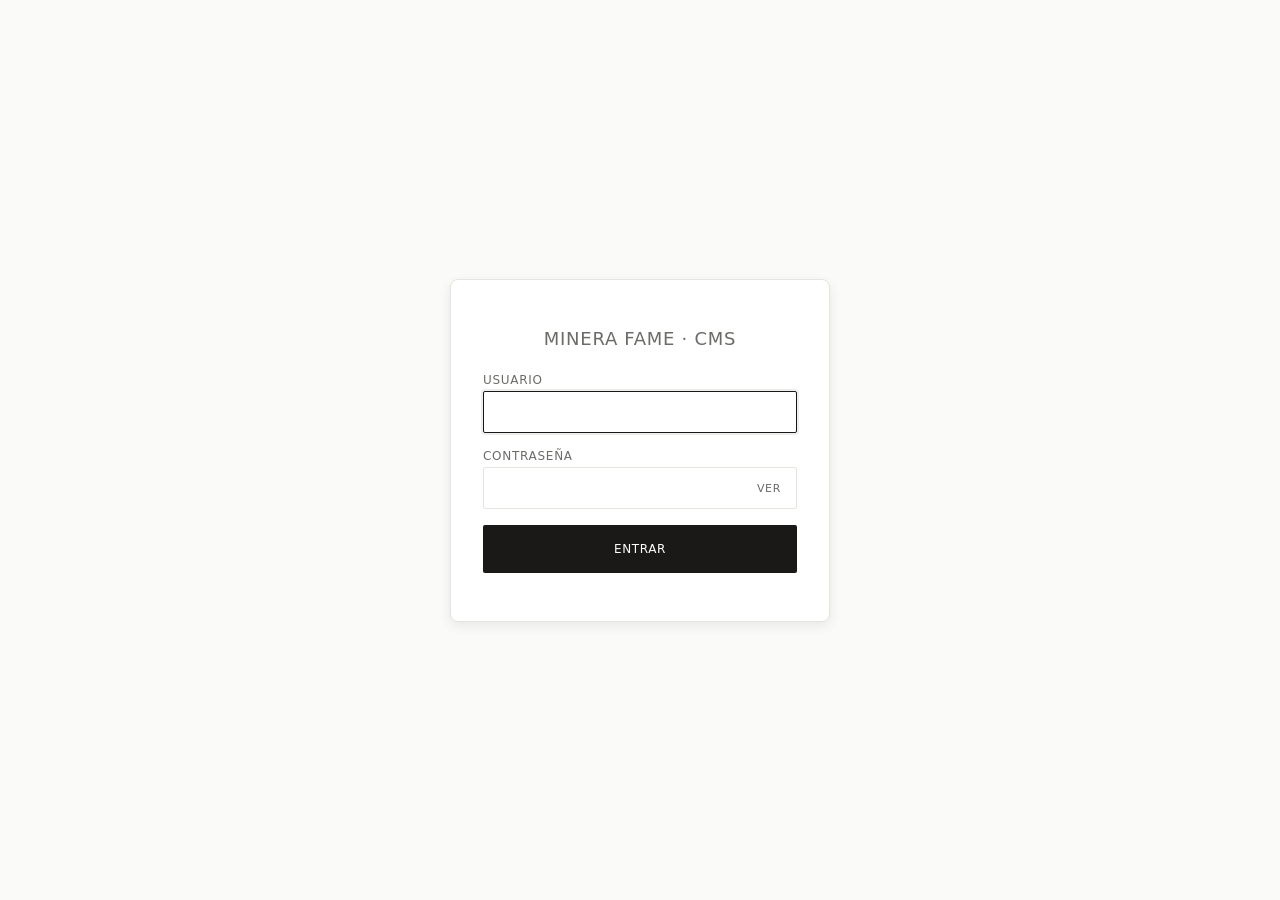
<file: admin-mf-791e586c608e.html>
<!DOCTYPE html>
<html lang="es">
<head>
  <meta charset="UTF-8">
  <meta name="viewport" content="width=device-width, initial-scale=1">
  <meta name="robots" content="noindex, nofollow, noarchive">
  <title>CMS · Minera Fame</title>
  <link rel="icon" href="data:,">
  <link rel="stylesheet" href="admin/css/admin.css">
  <script>
    window.ADMIN_CONFIG = {
      SITE: 'mf',
      SITE_NAME: 'Minera Fame',
      WORKER_URL: 'https://caesarstone-cms.pelasonny.workers.dev',
      SCHEMA_URL: 'admin/schema/mf.json'
    };
  </script>
</head>
<body data-view="login">

<main id="view-login" class="view">
  <form class="login-card" id="login-form" autocomplete="off">
    <h1 class="login-title">Minera Fame · CMS</h1>
    <label>Usuario
      <input type="text" name="user" required autocomplete="username" autofocus>
    </label>
    <label>Contraseña
      <div class="pw-wrap">
        <input type="password" name="pass" required autocomplete="current-password">
        <button type="button" class="pw-toggle">Ver</button>
      </div>
    </label>
    <button type="submit" class="btn-primary">Entrar</button>
    <p class="login-error" role="alert" hidden></p>
  </form>
</main>

<div id="view-editor" class="view">
  <header class="topbar">
    <div class="topbar-brand">CMS</div>
    <div class="topbar-status">
      <span class="dirty-count" hidden>Cambios pendientes: <b>0</b></span>
    </div>
    <div class="topbar-actions">
      <button class="btn-ghost" id="btn-logout">Logout</button>
      <button class="btn-primary" id="btn-save" disabled>Guardar cambios</button>
    </div>
  </header>

  <div class="editor-layout">
    <aside class="sidebar">
      <nav id="section-nav"></nav>
    </aside>
    <main class="editor-main" id="editor-main"></main>
  </div>

  <footer class="editor-footer">
    <button class="btn-ghost" id="btn-reload">Recargar contenido (descarta cambios)</button>
    <span>Última edición: <time id="last-edit-time">—</time></span>
  </footer>
</div>

<div id="view-mobile-gate" class="view">
  <div class="mobile-gate">
    <h1>CMS · Solo desktop</h1>
    <p>Este panel requiere una pantalla mínima de 1024px.<br>Usá una laptop o desktop.</p>
  </div>
</div>

<div id="toasts" aria-live="polite"></div>
<div id="modal-root"></div>

<script src="admin/js/admin-utils.js"></script>
<script src="admin/js/admin-upload.js"></script>
<script src="admin/js/admin-render.js"></script>
<script src="admin/js/admin-core.js"></script>
</body>
</html>
</file>
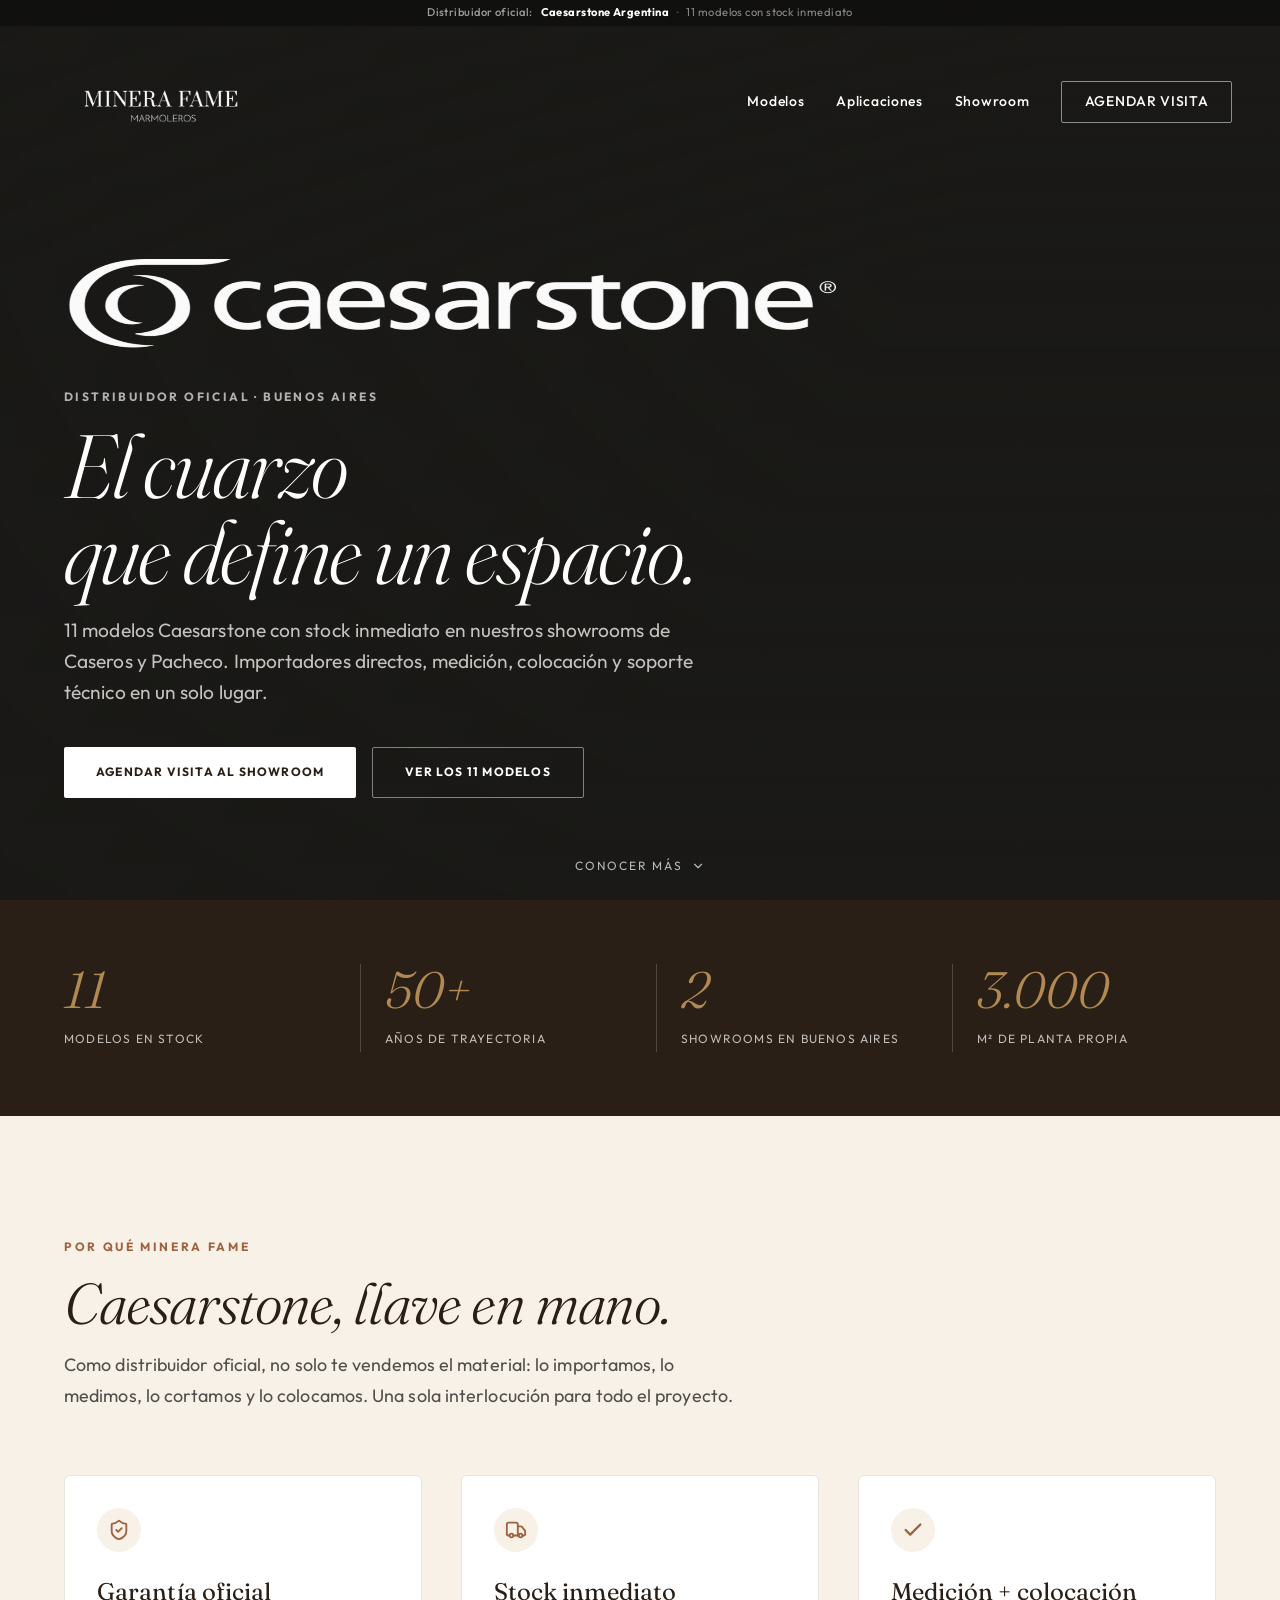
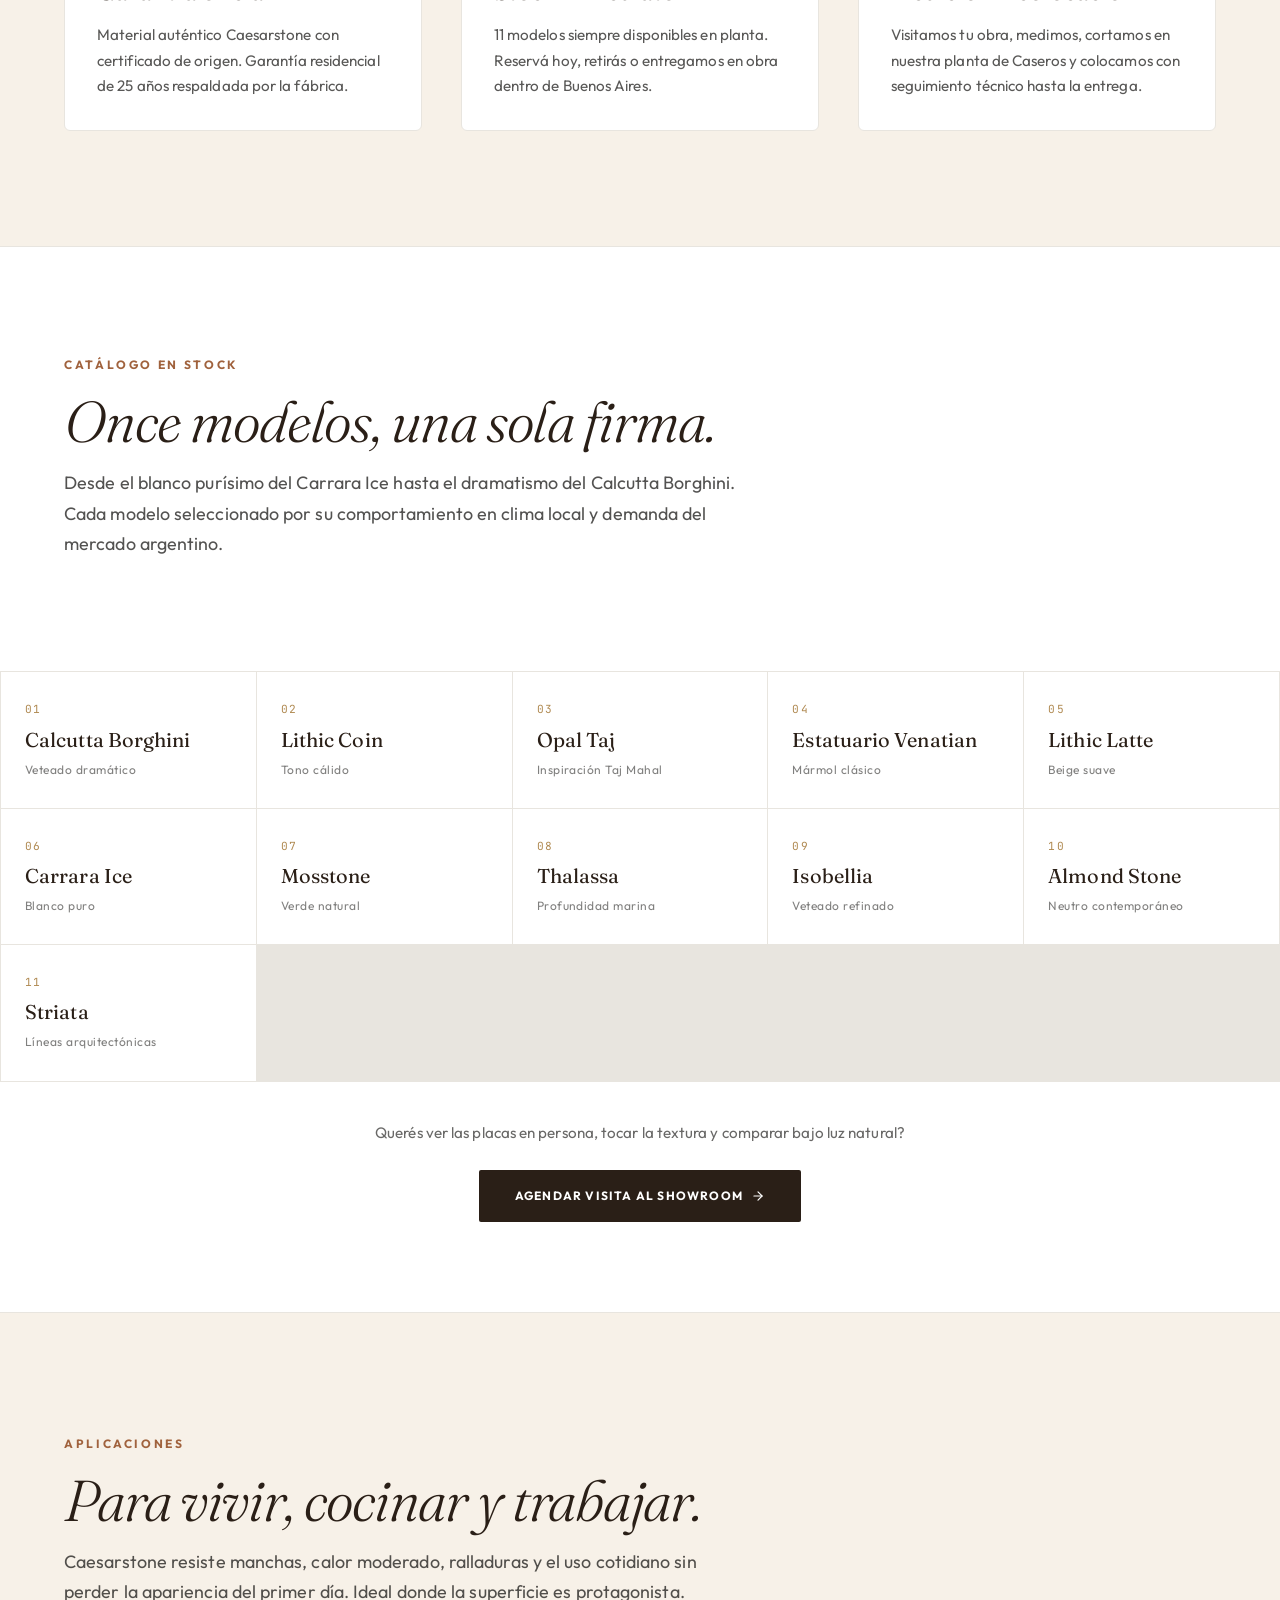
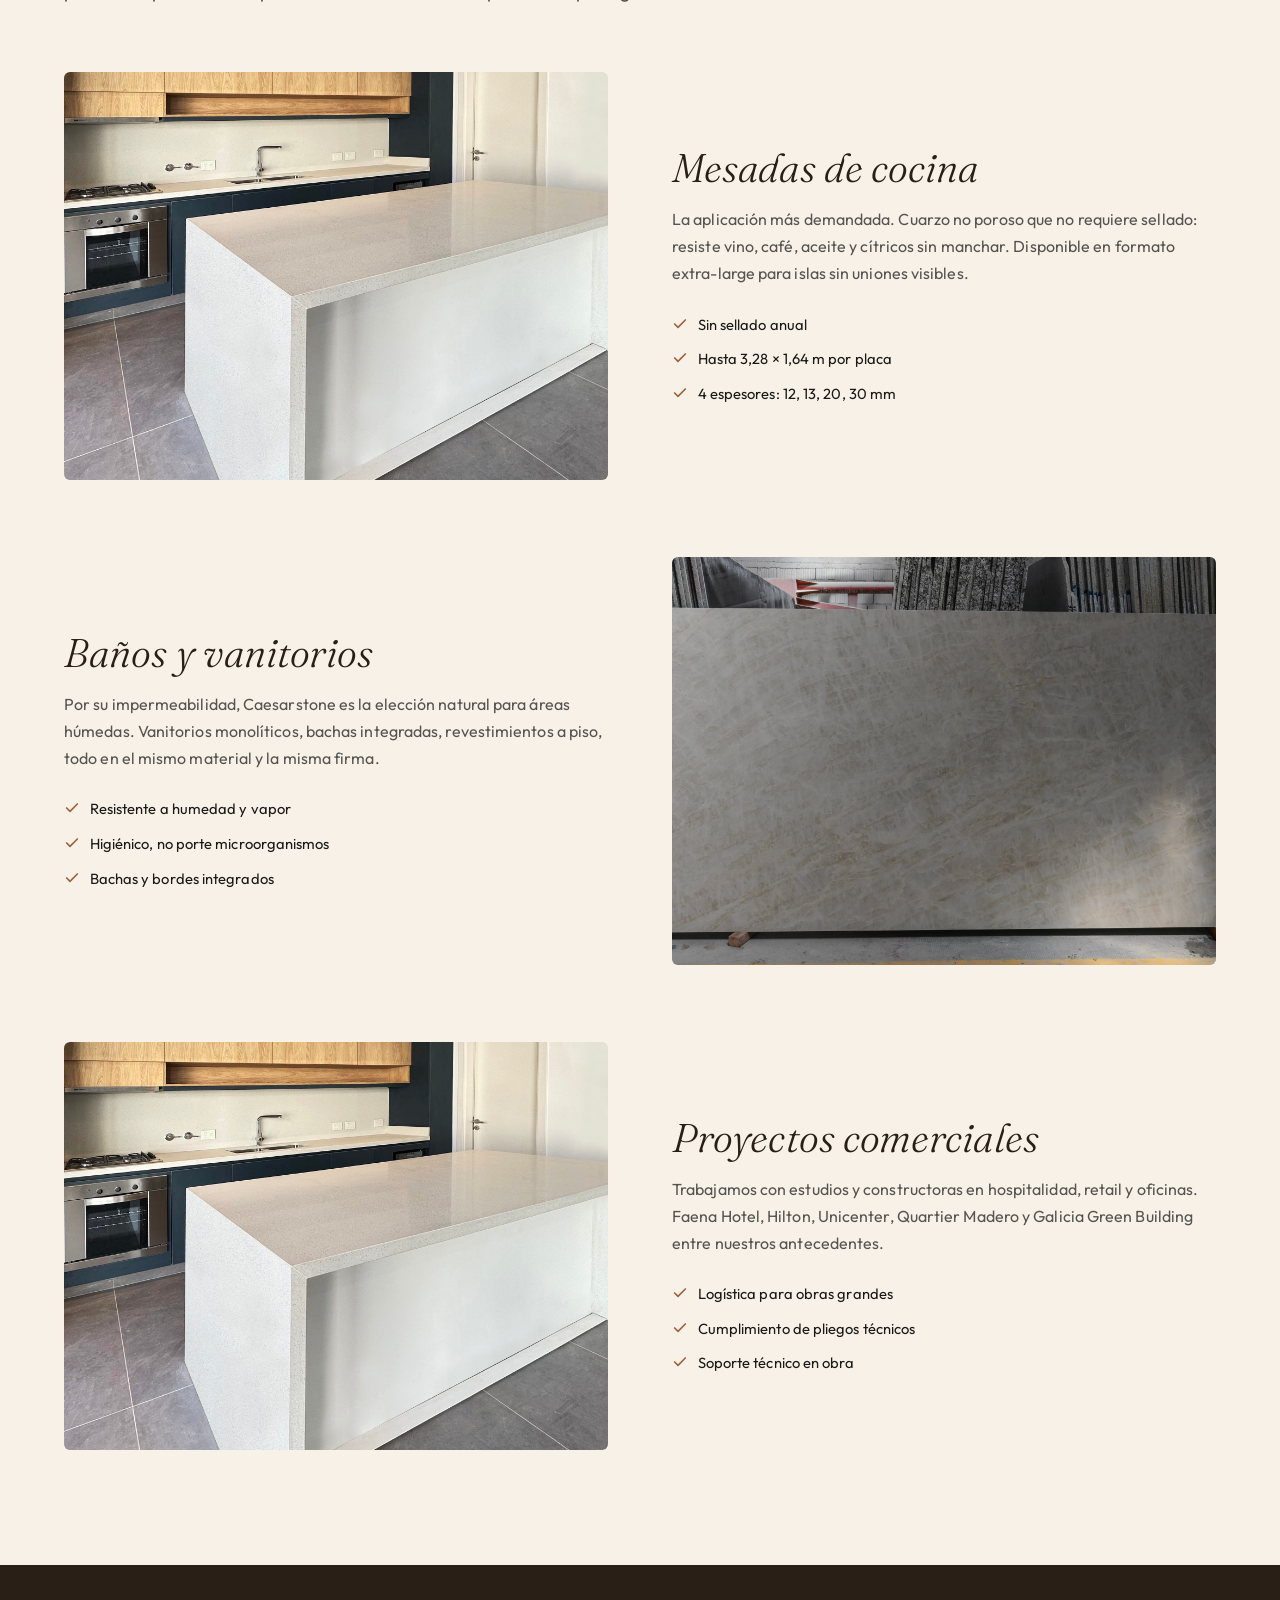
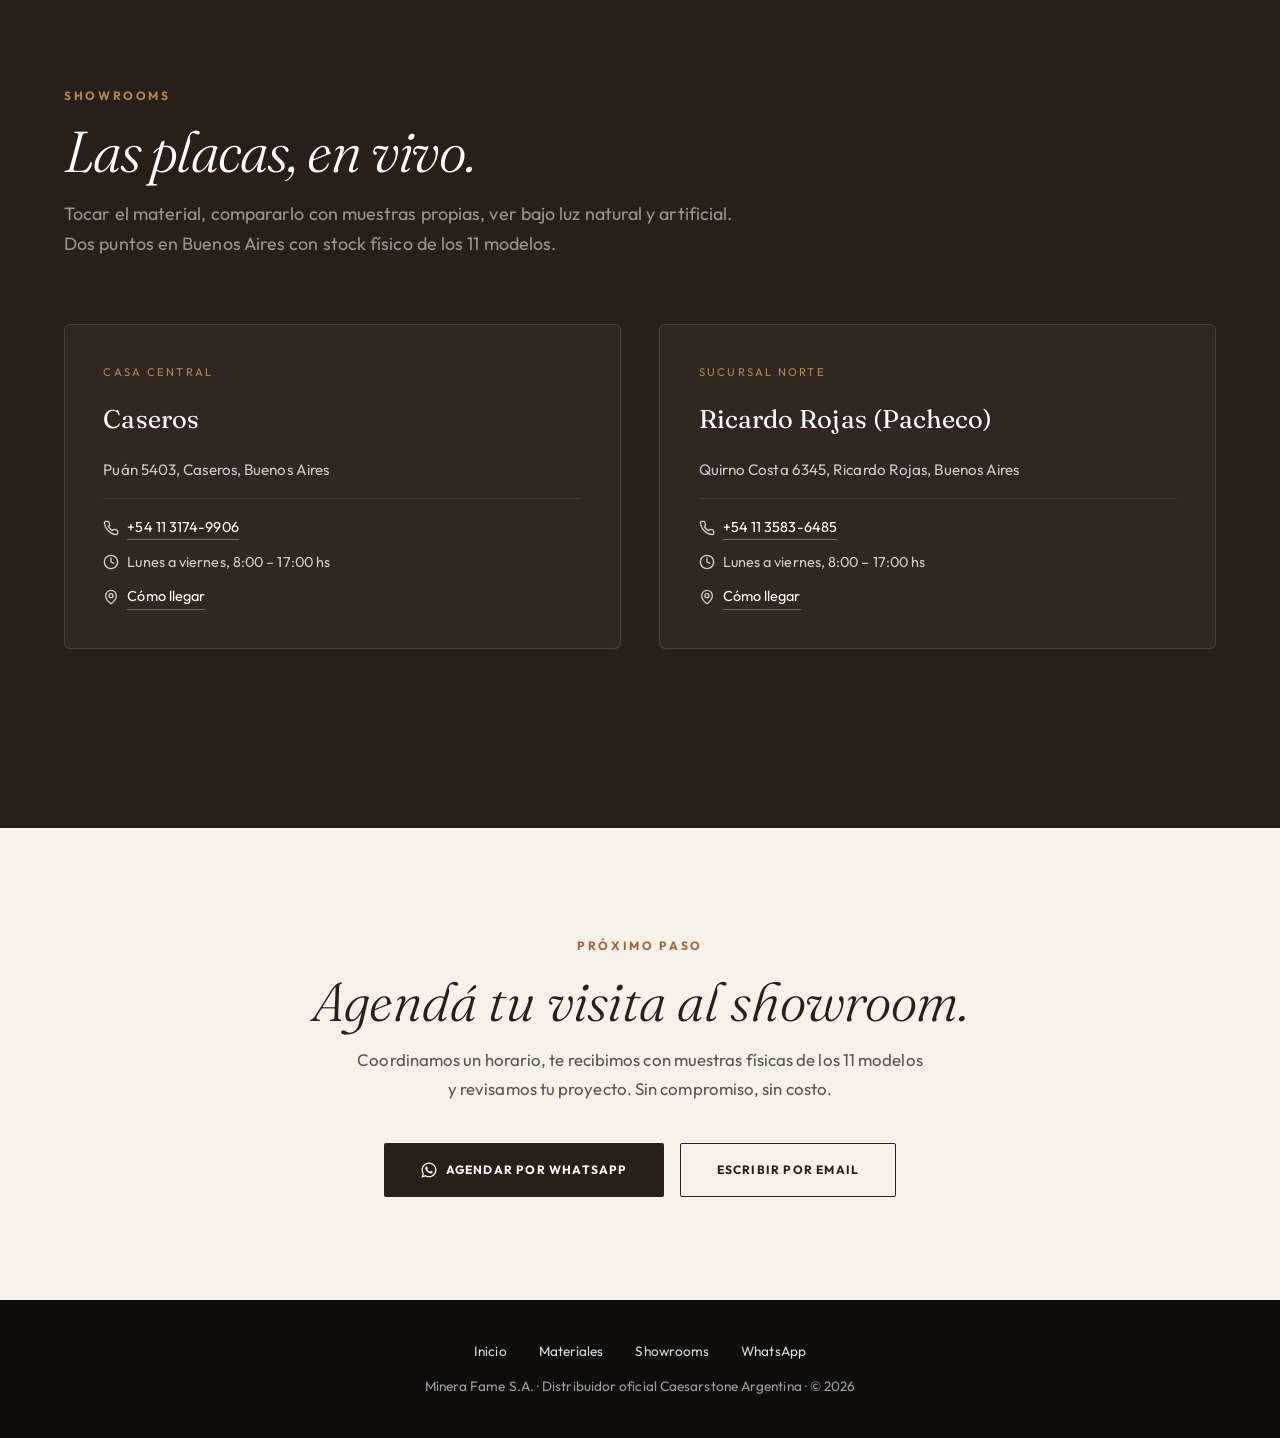
<file: caesarstone.html>
<!doctype html>
<html lang="es-AR">
<head>
  <meta charset="utf-8">
  <meta name="viewport" content="width=device-width,initial-scale=1">
  <title>Caesarstone en Argentina — Distribuidor oficial · Minera Fame</title>
  <meta name="description" content="11 modelos Caesarstone con stock inmediato en Buenos Aires. Distribuidor oficial, 50 años de trayectoria. Visitá nuestros showrooms en Caseros y Pacheco.">
  <meta property="og:title" content="Caesarstone en Argentina — Distribuidor oficial">
  <meta property="og:description" content="11 modelos con stock inmediato. Showrooms en Caseros y Pacheco.">
  <meta property="og:image" content="/assets/minerafame/hero-caesarstone.jpg">
  <meta property="og:type" content="website">
  <link rel="icon" href="/assets/minerafame/favicon.ico">
  <link rel="preconnect" href="https://fonts.googleapis.com">
  <link rel="preconnect" href="https://fonts.gstatic.com" crossorigin>
  <link rel="stylesheet" href="https://fonts.googleapis.com/css2?family=Fraunces:ital,opsz,wght@0,9..144,300..600;1,9..144,300..500&family=Outfit:wght@300..700&display=swap">
  <link rel="stylesheet" href="/css/tokens.css">
  <link rel="stylesheet" href="/css/minera-fame.css">
  <style>
    /* ── Landing Caesarstone — estilos específicos sobre tokens existentes ── */
    .cs-page { background: var(--mf-bone); color: var(--c-ink); }

    /* HERO */
    .cs-hero {
      position: relative;
      height: 100dvh;
      min-height: 620px;
      overflow: hidden;
      color: #fff;
    }
    .cs-hero-bg {
      position: absolute; inset: 0;
      background: #1a1917;
    }
    .cs-hero-bg iframe {
      position: absolute;
      top: 50%; left: 50%;
      width: 177.78vh;
      height: 56.25vw;
      min-width: 100%;
      min-height: 100%;
      transform: translate(-50%,-50%);
      pointer-events: none;
      border: 0;
    }
    .cs-hero-bg::after {
      content: "";
      position: absolute; inset: 0;
      background:
        linear-gradient(180deg, rgba(26,25,23,0.45) 0%, rgba(26,25,23,0.15) 30%, rgba(26,25,23,0.55) 100%),
        linear-gradient(120deg, rgba(26,25,23,0.55) 0%, rgba(26,25,23,0.10) 60%);
    }
    .cs-hero-content {
      position: relative; z-index: 2;
      height: 100%;
      display: flex; flex-direction: column;
      justify-content: flex-end;
      padding: clamp(2rem,6vw,6rem) clamp(1.5rem,5vw,5rem) clamp(4rem,8vw,8rem);
      max-width: 900px;
    }
    .cs-hero-logo {
      height: clamp(56px,7vw,96px);
      width: auto;
      filter: brightness(0) invert(1);
      margin-bottom: clamp(1.5rem,3vw,2.5rem);
      opacity: 0.98;
    }
    .cs-hero-eyebrow {
      font-size: var(--text-xs);
      font-weight: 700;
      letter-spacing: 0.2em;
      text-transform: uppercase;
      color: rgba(245,242,240,0.7);
      margin-bottom: 1rem;
    }
    .cs-hero-title {
      font-family: var(--font-display);
      font-size: clamp(2.8rem,7vw,6rem);
      font-weight: 300;
      font-style: italic;
      line-height: 0.96;
      letter-spacing: var(--mf-tracking-display);
      margin-bottom: 1.25rem;
    }
    .cs-hero-sub {
      font-size: clamp(1rem,1.6vw,1.2rem);
      color: rgba(245,242,240,0.78);
      max-width: 52ch;
      line-height: 1.6;
      margin-bottom: 2.5rem;
    }
    .cs-hero-cta { display: flex; gap: 1rem; flex-wrap: wrap; }

    .cs-hero-scroll {
      position: absolute;
      bottom: 1.5rem;
      left: 50%;
      transform: translateX(-50%);
      display: inline-flex;
      align-items: center;
      gap: 0.5rem;
      color: rgba(255,255,255,0.7);
      font-size: 0.75rem;
      letter-spacing: 0.15em;
      text-transform: uppercase;
      text-decoration: none;
      z-index: 2;
      animation: cs-bounce 2.5s ease-in-out infinite;
    }
    @keyframes cs-bounce {
      0%,100% { transform: translateX(-50%) translateY(0); opacity: 0.7; }
      50% { transform: translateX(-50%) translateY(6px); opacity: 1; }
    }

    /* STATS BAR */
    .cs-stats {
      background: var(--mf-earth);
      color: #fff;
      padding: clamp(2.5rem,5vw,4rem) clamp(1.5rem,5vw,5rem);
    }
    .cs-stats-inner {
      max-width: 1280px;
      margin: 0 auto;
      display: grid;
      grid-template-columns: repeat(4, minmax(0,1fr));
      gap: 2rem;
      align-items: center;
    }
    .cs-stat {
      text-align: left;
      border-left: 1px solid rgba(255,255,255,0.18);
      padding-left: 1.5rem;
    }
    .cs-stat:first-child { border-left: none; padding-left: 0; }
    .cs-stat-value {
      display: block;
      font-family: var(--font-display);
      font-style: italic;
      font-size: clamp(2.2rem,4vw,3.6rem);
      font-weight: 300;
      line-height: 1;
      color: var(--mf-brass);
      margin-bottom: 0.5rem;
    }
    .cs-stat-label {
      font-size: var(--text-xs);
      letter-spacing: 0.1em;
      text-transform: uppercase;
      color: rgba(255,255,255,0.7);
    }
    @media (max-width: 720px) {
      .cs-stats-inner { grid-template-columns: repeat(2,1fr); gap: 1.5rem; }
      .cs-stat { border-left: none; padding-left: 0; }
    }

    /* SECTION SHELL */
    .cs-section {
      padding: clamp(4rem,9vw,8rem) clamp(1.5rem,5vw,5rem);
      max-width: 1280px;
      margin: 0 auto;
    }
    .cs-section-head { max-width: 720px; margin-bottom: clamp(2.5rem,5vw,4.5rem); }
    .cs-eyebrow {
      display: inline-block;
      font-size: var(--text-xs);
      font-weight: 700;
      letter-spacing: 0.22em;
      text-transform: uppercase;
      color: var(--mf-terracotta);
      margin-bottom: 1rem;
    }
    .cs-section-title {
      font-family: var(--font-display);
      font-size: clamp(2rem,5vw,3.6rem);
      font-weight: 300;
      font-style: italic;
      line-height: 1.05;
      letter-spacing: var(--mf-tracking-display);
      color: var(--mf-earth);
      margin-bottom: 1rem;
    }
    .cs-section-lead {
      font-size: clamp(1rem,1.4vw,1.15rem);
      color: var(--c-ink);
      opacity: 0.75;
      line-height: 1.7;
      max-width: 56ch;
    }

    /* WHY (diferenciadores) */
    .cs-why-grid {
      display: grid;
      grid-template-columns: repeat(3, minmax(0,1fr));
      gap: clamp(1.5rem,3vw,2.5rem);
    }
    .cs-why-card {
      background: #fff;
      border: 1px solid var(--mf-ash);
      border-radius: var(--r-md);
      padding: clamp(1.5rem,2.5vw,2.25rem);
      transition: transform var(--dur-med) var(--ease-out), box-shadow var(--dur-med) ease;
    }
    .cs-why-card:hover {
      transform: translateY(-4px);
      box-shadow: 0 12px 32px -16px rgba(26,25,23,0.18);
    }
    .cs-why-icon {
      width: 44px; height: 44px;
      border-radius: 999px;
      background: var(--mf-bone);
      color: var(--mf-terracotta);
      display: inline-flex;
      align-items: center; justify-content: center;
      margin-bottom: 1.25rem;
    }
    .cs-why-title {
      font-family: var(--font-display);
      font-size: 1.5rem;
      font-weight: 400;
      color: var(--mf-earth);
      margin-bottom: 0.6rem;
    }
    .cs-why-text {
      font-size: 0.95rem;
      color: var(--c-ink);
      opacity: 0.72;
      line-height: 1.65;
    }
    @media (max-width: 880px) {
      .cs-why-grid { grid-template-columns: 1fr; }
    }

    /* MODELS GRID */
    .cs-models { background: #fff; border-top: 1px solid var(--mf-ash); border-bottom: 1px solid var(--mf-ash); }
    .cs-models-grid {
      display: grid;
      grid-template-columns: repeat(auto-fill, minmax(220px,1fr));
      gap: 1px;
      background: var(--mf-ash);
      border: 1px solid var(--mf-ash);
    }
    .cs-model {
      background: #fff;
      padding: 1.75rem 1.5rem;
      display: flex; flex-direction: column;
      gap: 0.5rem;
      transition: background var(--dur-fast) ease;
    }
    .cs-model:hover { background: var(--mf-bone); }
    .cs-model-num {
      font-family: var(--font-mono);
      font-size: 0.7rem;
      letter-spacing: 0.12em;
      color: var(--mf-brass);
    }
    .cs-model-name {
      font-family: var(--font-display);
      font-size: 1.25rem;
      font-weight: 400;
      color: var(--mf-earth);
      line-height: 1.2;
    }
    .cs-model-tag {
      font-size: 0.75rem;
      color: var(--c-ink);
      opacity: 0.55;
      letter-spacing: 0.04em;
    }

    /* APPLICATIONS — split rows */
    .cs-apps { display: flex; flex-direction: column; gap: clamp(3rem,6vw,5rem); }
    .cs-app {
      display: grid;
      grid-template-columns: 1fr 1fr;
      gap: clamp(2rem,5vw,4rem);
      align-items: center;
    }
    .cs-app:nth-child(even) > .cs-app-image { order: 2; }
    .cs-app-image {
      aspect-ratio: 4/3;
      border-radius: var(--r-md);
      overflow: hidden;
      background: var(--mf-ash);
    }
    .cs-app-image img { width: 100%; height: 100%; object-fit: cover; display: block; }
    .cs-app-title {
      font-family: var(--font-display);
      font-size: clamp(1.6rem,3.5vw,2.5rem);
      font-style: italic;
      font-weight: 300;
      color: var(--mf-earth);
      margin-bottom: 1rem;
      line-height: 1.1;
    }
    .cs-app-text {
      font-size: 1rem;
      color: var(--c-ink);
      opacity: 0.72;
      line-height: 1.7;
      margin-bottom: 1.5rem;
    }
    .cs-app-features {
      list-style: none;
      padding: 0; margin: 0;
      display: flex; flex-direction: column;
      gap: 0.6rem;
    }
    .cs-app-features li {
      display: flex;
      align-items: flex-start;
      gap: 0.6rem;
      font-size: 0.92rem;
      color: var(--c-ink);
    }
    .cs-app-features svg {
      flex-shrink: 0;
      margin-top: 4px;
      color: var(--mf-terracotta);
    }
    @media (max-width: 880px) {
      .cs-app { grid-template-columns: 1fr; }
      .cs-app:nth-child(even) > .cs-app-image { order: 0; }
    }

    /* SHOWROOM */
    .cs-showroom { background: var(--mf-earth); color: #fff; }
    .cs-showroom .cs-section-title { color: #fff; }
    .cs-showroom .cs-eyebrow { color: var(--mf-brass); }
    .cs-showroom .cs-section-lead { color: rgba(255,255,255,0.7); }

    .cs-locations {
      display: grid;
      grid-template-columns: repeat(2, minmax(0,1fr));
      gap: clamp(1.5rem,3vw,2.5rem);
      margin-bottom: clamp(2.5rem,5vw,4rem);
    }
    .cs-location {
      background: rgba(255,255,255,0.04);
      border: 1px solid rgba(255,255,255,0.12);
      border-radius: var(--r-md);
      padding: clamp(1.75rem,3vw,2.5rem);
      display: flex; flex-direction: column;
      gap: 1rem;
    }
    .cs-location-tag {
      font-size: 0.7rem;
      letter-spacing: 0.2em;
      text-transform: uppercase;
      color: var(--mf-brass);
    }
    .cs-location-name {
      font-family: var(--font-display);
      font-size: 1.6rem;
      font-weight: 400;
      color: #fff;
      margin: 0;
    }
    .cs-location-address {
      font-size: 0.95rem;
      color: rgba(255,255,255,0.75);
      line-height: 1.6;
    }
    .cs-location-meta {
      display: flex; flex-direction: column;
      gap: 0.6rem;
      font-size: 0.9rem;
      color: rgba(255,255,255,0.78);
      padding-top: 1rem;
      border-top: 1px solid rgba(255,255,255,0.1);
    }
    .cs-location-meta a { color: #fff; text-decoration: none; border-bottom: 1px solid rgba(255,255,255,0.3); }
    .cs-location-meta a:hover { border-bottom-color: #fff; }
    .cs-location-row { display: inline-flex; align-items: center; gap: 0.5rem; }

    @media (max-width: 720px) { .cs-locations { grid-template-columns: 1fr; } }

    /* FINAL CTA */
    .cs-final {
      background: var(--mf-bone);
      padding: clamp(4rem,8vw,7rem) clamp(1.5rem,5vw,5rem);
      text-align: center;
    }
    .cs-final-inner { max-width: 760px; margin: 0 auto; }
    .cs-final-title {
      font-family: var(--font-display);
      font-style: italic;
      font-weight: 300;
      font-size: clamp(2rem,5vw,3.4rem);
      color: var(--mf-earth);
      line-height: 1.05;
      margin-bottom: 1rem;
    }
    .cs-final-text {
      font-size: 1.05rem;
      color: var(--c-ink);
      opacity: 0.72;
      line-height: 1.7;
      max-width: 52ch;
      margin: 0 auto 2.5rem;
    }
    .cs-final-actions { display: flex; gap: 1rem; justify-content: center; flex-wrap: wrap; }

    .cs-btn-dark {
      display: inline-flex;
      align-items: center;
      gap: 0.5rem;
      font-family: var(--font-sans);
      font-size: var(--text-xs);
      font-weight: 700;
      letter-spacing: 0.1em;
      text-transform: uppercase;
      padding: 1rem 2.25rem;
      background: var(--mf-earth);
      color: #fff;
      border-radius: var(--r-sm);
      text-decoration: none;
      border: none;
      cursor: pointer;
      transition: background var(--dur-fast), transform var(--dur-fast);
    }
    .cs-btn-dark:hover { background: #000; transform: translateY(-1px); }

    .cs-btn-outline {
      display: inline-flex;
      align-items: center;
      gap: 0.5rem;
      font-family: var(--font-sans);
      font-size: var(--text-xs);
      font-weight: 700;
      letter-spacing: 0.1em;
      text-transform: uppercase;
      padding: 1rem 2.25rem;
      background: transparent;
      color: var(--mf-earth);
      border: 1.5px solid var(--mf-earth);
      border-radius: var(--r-sm);
      text-decoration: none;
      transition: background var(--dur-fast), color var(--dur-fast);
    }
    .cs-btn-outline:hover { background: var(--mf-earth); color: #fff; }

    /* FOOTER */
    .cs-footer {
      background: #0f0e0d;
      color: rgba(255,255,255,0.6);
      padding: 2.5rem clamp(1.5rem,5vw,5rem);
      font-size: 0.85rem;
      text-align: center;
    }
    .cs-footer a { color: rgba(255,255,255,0.85); text-decoration: none; }
    .cs-footer a:hover { color: #fff; }
    .cs-footer-row { display: flex; justify-content: center; gap: 2rem; flex-wrap: wrap; margin-bottom: 0.75rem; }
  </style>
</head>

<body class="cs-page">

<!-- SVG Sprite -->
<svg width="0" height="0" style="position:absolute" aria-hidden="true">
  <symbol id="cs-check" viewBox="0 0 24 24" fill="none" stroke="currentColor" stroke-width="2.5" stroke-linecap="round" stroke-linejoin="round"><path d="M20 6 9 17l-5-5"/></symbol>
  <symbol id="cs-pin" viewBox="0 0 24 24" fill="none" stroke="currentColor" stroke-width="2" stroke-linecap="round" stroke-linejoin="round"><path d="M20 10c0 4.993-5.539 10.193-7.399 11.799a1 1 0 0 1-1.202 0C9.539 20.193 4 14.993 4 10a8 8 0 0 1 16 0"/><circle cx="12" cy="10" r="3"/></symbol>
  <symbol id="cs-phone" viewBox="0 0 24 24" fill="none" stroke="currentColor" stroke-width="2" stroke-linecap="round" stroke-linejoin="round"><path d="M22 16.92v3a2 2 0 0 1-2.18 2 19.79 19.79 0 0 1-8.63-3.07 19.5 19.5 0 0 1-6-6 19.79 19.79 0 0 1-3.07-8.67A2 2 0 0 1 4.11 2h3a2 2 0 0 1 2 1.72 12.84 12.84 0 0 0 .7 2.81 2 2 0 0 1-.45 2.11L8.09 9.91a16 16 0 0 0 6 6l1.27-1.27a2 2 0 0 1 2.11-.45 12.84 12.84 0 0 0 2.81.7A2 2 0 0 1 22 16.92z"/></symbol>
  <symbol id="cs-clock" viewBox="0 0 24 24" fill="none" stroke="currentColor" stroke-width="2" stroke-linecap="round" stroke-linejoin="round"><circle cx="12" cy="12" r="10"/><polyline points="12 6 12 12 16 14"/></symbol>
  <symbol id="cs-shield" viewBox="0 0 24 24" fill="none" stroke="currentColor" stroke-width="2" stroke-linecap="round" stroke-linejoin="round"><path d="M20 13c0 5-3.5 7.5-7.66 8.95a1 1 0 0 1-.67-.01C7.5 20.5 4 18 4 13V6a1 1 0 0 1 1-1c2 0 4.5-1.2 6.24-2.72a1.17 1.17 0 0 1 1.52 0C14.51 3.81 17 5 19 5a1 1 0 0 1 1 1z"/><path d="m9 12 2 2 4-4"/></symbol>
  <symbol id="cs-truck" viewBox="0 0 24 24" fill="none" stroke="currentColor" stroke-width="2" stroke-linecap="round" stroke-linejoin="round"><path d="M14 18V6a2 2 0 0 0-2-2H4a2 2 0 0 0-2 2v11a1 1 0 0 0 1 1h2"/><path d="M15 18H9"/><path d="M19 18h2a1 1 0 0 0 1-1v-3.65a1 1 0 0 0-.22-.624l-3.48-4.35A1 1 0 0 0 17.52 8H14"/><circle cx="17" cy="18" r="2"/><circle cx="7" cy="18" r="2"/></symbol>
  <symbol id="cs-wa" viewBox="0 0 24 24" fill="currentColor"><path d="M19.05 4.91A9.82 9.82 0 0 0 12.04 2C6.58 2 2.13 6.45 2.13 11.91c0 1.75.46 3.45 1.32 4.95L2.05 22l5.25-1.38a9.9 9.9 0 0 0 4.73 1.2h.01c5.46 0 9.91-4.45 9.91-9.91 0-2.65-1.03-5.14-2.9-7.01zM12.04 20.15h-.01a8.23 8.23 0 0 1-4.2-1.15l-.3-.18-3.12.82.83-3.04-.2-.31a8.18 8.18 0 0 1-1.26-4.38c0-4.54 3.7-8.23 8.24-8.23 2.2 0 4.27.86 5.82 2.42a8.17 8.17 0 0 1 2.41 5.82c0 4.54-3.69 8.23-8.23 8.23zm4.52-6.16c-.25-.12-1.47-.72-1.69-.81-.23-.08-.39-.12-.56.13-.16.25-.64.81-.79.97-.14.17-.29.19-.54.06s-1.05-.39-1.99-1.23c-.74-.66-1.23-1.47-1.38-1.72-.14-.25-.02-.39.11-.51.11-.11.25-.29.37-.43.12-.14.16-.25.25-.41.08-.17.04-.31-.02-.43-.06-.12-.56-1.34-.76-1.84-.2-.48-.4-.42-.56-.42l-.48-.01c-.17 0-.43.06-.66.31-.23.25-.86.84-.86 2.05s.88 2.38 1 2.55c.12.17 1.73 2.64 4.19 3.7.59.25 1.04.4 1.4.51.59.19 1.12.16 1.55.1.47-.07 1.47-.6 1.68-1.18.21-.58.21-1.08.14-1.18-.06-.1-.23-.16-.48-.29z"/></symbol>
</svg>

<!-- HEADER -->
<header class="mf-header" id="cs-header" role="banner">
  <div class="mf-header-ribbon">
    <span class="mf-ribbon-label">Distribuidor oficial:</span>
    <strong style="color:#fff;">Caesarstone Argentina</strong>
    <span class="mf-ribbon-sep">·</span>
    <span class="mf-ribbon-brands">11 modelos con stock inmediato</span>
  </div>
  <div class="mf-header-main">
    <a href="/" class="mf-logo-link" aria-label="Minera Fame — Inicio">
      <img class="mf-header-logo" src="/assets/logos/minera-fame.png" alt="Minera Fame S.A.">
    </a>
    <nav class="mf-header-nav" aria-label="Navegación">
      <a href="#modelos">Modelos</a>
      <a href="#aplicaciones">Aplicaciones</a>
      <a href="#showroom">Showroom</a>
      <a class="mf-header-cta" href="#agendar">Agendar visita</a>
    </nav>
  </div>
</header>

<main>

<!-- HERO -->
<section class="cs-hero" aria-label="Caesarstone en Argentina">
  <div class="cs-hero-bg">
    <iframe title="Caesarstone — cocina" allow="autoplay; fullscreen; picture-in-picture" src="https://player.vimeo.com/video/1091739592?background=1&autoplay=1&loop=1&muted=1&playsinline=1"></iframe>
  </div>
  <div class="cs-hero-content">
    <img class="cs-hero-logo" src="/assets/logos/caesarstone-logo.png" alt="Caesarstone">
    <p class="cs-hero-eyebrow">Distribuidor oficial · Buenos Aires</p>
    <h1 class="cs-hero-title">El cuarzo<br>que define un espacio.</h1>
    <p class="cs-hero-sub">11 modelos Caesarstone con stock inmediato en nuestros showrooms de Caseros y Pacheco. Importadores directos, medición, colocación y soporte técnico en un solo lugar.</p>
    <div class="cs-hero-cta">
      <a class="mf-btn-light" href="#agendar">Agendar visita al showroom</a>
      <a class="mf-btn-ghost" href="#modelos">Ver los 11 modelos</a>
    </div>
  </div>
  <a class="cs-hero-scroll" href="#stats" aria-label="Bajar a contenido">
    <span>Conocer más</span>
    <svg width="14" height="14" viewBox="0 0 24 24" fill="none" stroke="currentColor" stroke-width="2" stroke-linecap="round" stroke-linejoin="round" aria-hidden="true"><path d="m6 9 6 6 6-6"/></svg>
  </a>
</section>

<!-- STATS -->
<section class="cs-stats" id="stats" aria-label="Datos clave">
  <div class="cs-stats-inner">
    <div class="cs-stat">
      <span class="cs-stat-value">11</span>
      <span class="cs-stat-label">Modelos en stock</span>
    </div>
    <div class="cs-stat">
      <span class="cs-stat-value">50+</span>
      <span class="cs-stat-label">Años de trayectoria</span>
    </div>
    <div class="cs-stat">
      <span class="cs-stat-value">2</span>
      <span class="cs-stat-label">Showrooms en Buenos Aires</span>
    </div>
    <div class="cs-stat">
      <span class="cs-stat-value">3.000</span>
      <span class="cs-stat-label">m² de planta propia</span>
    </div>
  </div>
</section>

<!-- WHY -->
<section class="cs-section" aria-labelledby="cs-why-title">
  <div class="cs-section-head">
    <span class="cs-eyebrow">Por qué Minera Fame</span>
    <h2 class="cs-section-title" id="cs-why-title">Caesarstone, llave en mano.</h2>
    <p class="cs-section-lead">Como distribuidor oficial, no solo te vendemos el material: lo importamos, lo medimos, lo cortamos y lo colocamos. Una sola interlocución para todo el proyecto.</p>
  </div>

  <div class="cs-why-grid">
    <article class="cs-why-card">
      <span class="cs-why-icon"><svg width="22" height="22" aria-hidden="true"><use href="#cs-shield"/></svg></span>
      <h3 class="cs-why-title">Garantía oficial</h3>
      <p class="cs-why-text">Material auténtico Caesarstone con certificado de origen. Garantía residencial de 25 años respaldada por la fábrica.</p>
    </article>
    <article class="cs-why-card">
      <span class="cs-why-icon"><svg width="22" height="22" aria-hidden="true"><use href="#cs-truck"/></svg></span>
      <h3 class="cs-why-title">Stock inmediato</h3>
      <p class="cs-why-text">11 modelos siempre disponibles en planta. Reservá hoy, retirás o entregamos en obra dentro de Buenos Aires.</p>
    </article>
    <article class="cs-why-card">
      <span class="cs-why-icon"><svg width="22" height="22" aria-hidden="true"><use href="#cs-check"/></svg></span>
      <h3 class="cs-why-title">Medición + colocación</h3>
      <p class="cs-why-text">Visitamos tu obra, medimos, cortamos en nuestra planta de Caseros y colocamos con seguimiento técnico hasta la entrega.</p>
    </article>
  </div>
</section>

<!-- MODELS -->
<section class="cs-models" id="modelos" aria-labelledby="cs-models-title">
  <div class="cs-section" style="padding-top:clamp(4rem,8vw,7rem); padding-bottom:clamp(2rem,4vw,3rem);">
    <div class="cs-section-head">
      <span class="cs-eyebrow">Catálogo en stock</span>
      <h2 class="cs-section-title" id="cs-models-title">Once modelos, una sola firma.</h2>
      <p class="cs-section-lead">Desde el blanco purísimo del Carrara Ice hasta el dramatismo del Calcutta Borghini. Cada modelo seleccionado por su comportamiento en clima local y demanda del mercado argentino.</p>
    </div>
  </div>

  <div class="cs-models-grid">
    <a href="#agendar" class="cs-model"><span class="cs-model-num">01</span><span class="cs-model-name">Calcutta Borghini</span><span class="cs-model-tag">Veteado dramático</span></a>
    <a href="#agendar" class="cs-model"><span class="cs-model-num">02</span><span class="cs-model-name">Lithic Coin</span><span class="cs-model-tag">Tono cálido</span></a>
    <a href="#agendar" class="cs-model"><span class="cs-model-num">03</span><span class="cs-model-name">Opal Taj</span><span class="cs-model-tag">Inspiración Taj Mahal</span></a>
    <a href="#agendar" class="cs-model"><span class="cs-model-num">04</span><span class="cs-model-name">Estatuario Venatian</span><span class="cs-model-tag">Mármol clásico</span></a>
    <a href="#agendar" class="cs-model"><span class="cs-model-num">05</span><span class="cs-model-name">Lithic Latte</span><span class="cs-model-tag">Beige suave</span></a>
    <a href="#agendar" class="cs-model"><span class="cs-model-num">06</span><span class="cs-model-name">Carrara Ice</span><span class="cs-model-tag">Blanco puro</span></a>
    <a href="#agendar" class="cs-model"><span class="cs-model-num">07</span><span class="cs-model-name">Mosstone</span><span class="cs-model-tag">Verde natural</span></a>
    <a href="#agendar" class="cs-model"><span class="cs-model-num">08</span><span class="cs-model-name">Thalassa</span><span class="cs-model-tag">Profundidad marina</span></a>
    <a href="#agendar" class="cs-model"><span class="cs-model-num">09</span><span class="cs-model-name">Isobellia</span><span class="cs-model-tag">Veteado refinado</span></a>
    <a href="#agendar" class="cs-model"><span class="cs-model-num">10</span><span class="cs-model-name">Almond Stone</span><span class="cs-model-tag">Neutro contemporáneo</span></a>
    <a href="#agendar" class="cs-model"><span class="cs-model-num">11</span><span class="cs-model-name">Striata</span><span class="cs-model-tag">Líneas arquitectónicas</span></a>
  </div>

  <div class="cs-section" style="padding-top:clamp(2rem,3vw,3rem); padding-bottom:clamp(4rem,7vw,6rem); text-align:center;">
    <p style="font-size:0.95rem; color:var(--c-ink); opacity:0.65; margin-bottom:1.5rem;">Querés ver las placas en persona, tocar la textura y comparar bajo luz natural?</p>
    <a class="cs-btn-dark" href="#agendar">Agendar visita al showroom <svg width="14" height="14" viewBox="0 0 24 24" fill="none" stroke="currentColor" stroke-width="2" stroke-linecap="round" stroke-linejoin="round"><path d="M5 12h14"/><path d="m12 5 7 7-7 7"/></svg></a>
  </div>
</section>

<!-- APPLICATIONS -->
<section class="cs-section" id="aplicaciones" aria-labelledby="cs-apps-title">
  <div class="cs-section-head">
    <span class="cs-eyebrow">Aplicaciones</span>
    <h2 class="cs-section-title" id="cs-apps-title">Para vivir, cocinar y trabajar.</h2>
    <p class="cs-section-lead">Caesarstone resiste manchas, calor moderado, ralladuras y el uso cotidiano sin perder la apariencia del primer día. Ideal donde la superficie es protagonista.</p>
  </div>

  <div class="cs-apps">
    <article class="cs-app">
      <div class="cs-app-image">
        <img src="/assets/minerafame/hero-caesarstone.jpg" alt="Mesada Caesarstone en cocina con isla" loading="lazy">
      </div>
      <div>
        <h3 class="cs-app-title">Mesadas de cocina</h3>
        <p class="cs-app-text">La aplicación más demandada. Cuarzo no poroso que no requiere sellado: resiste vino, café, aceite y cítricos sin manchar. Disponible en formato extra-large para islas sin uniones visibles.</p>
        <ul class="cs-app-features">
          <li><svg width="16" height="16" aria-hidden="true"><use href="#cs-check"/></svg> Sin sellado anual</li>
          <li><svg width="16" height="16" aria-hidden="true"><use href="#cs-check"/></svg> Hasta 3,28 × 1,64 m por placa</li>
          <li><svg width="16" height="16" aria-hidden="true"><use href="#cs-check"/></svg> 4 espesores: 12, 13, 20, 30 mm</li>
        </ul>
      </div>
    </article>

    <article class="cs-app">
      <div class="cs-app-image">
        <img src="/assets/minerafame/featured-caesarstone.jpg" alt="Caesarstone en baño contemporáneo" loading="lazy">
      </div>
      <div>
        <h3 class="cs-app-title">Baños y vanitorios</h3>
        <p class="cs-app-text">Por su impermeabilidad, Caesarstone es la elección natural para áreas húmedas. Vanitorios monolíticos, bachas integradas, revestimientos a piso, todo en el mismo material y la misma firma.</p>
        <ul class="cs-app-features">
          <li><svg width="16" height="16" aria-hidden="true"><use href="#cs-check"/></svg> Resistente a humedad y vapor</li>
          <li><svg width="16" height="16" aria-hidden="true"><use href="#cs-check"/></svg> Higiénico, no porte microorganismos</li>
          <li><svg width="16" height="16" aria-hidden="true"><use href="#cs-check"/></svg> Bachas y bordes integrados</li>
        </ul>
      </div>
    </article>

    <article class="cs-app">
      <div class="cs-app-image">
        <img src="/assets/minerafame/hero-caesarstone.jpg" alt="Aplicación comercial en barra de bar" loading="lazy">
      </div>
      <div>
        <h3 class="cs-app-title">Proyectos comerciales</h3>
        <p class="cs-app-text">Trabajamos con estudios y constructoras en hospitalidad, retail y oficinas. Faena Hotel, Hilton, Unicenter, Quartier Madero y Galicia Green Building entre nuestros antecedentes.</p>
        <ul class="cs-app-features">
          <li><svg width="16" height="16" aria-hidden="true"><use href="#cs-check"/></svg> Logística para obras grandes</li>
          <li><svg width="16" height="16" aria-hidden="true"><use href="#cs-check"/></svg> Cumplimiento de pliegos técnicos</li>
          <li><svg width="16" height="16" aria-hidden="true"><use href="#cs-check"/></svg> Soporte técnico en obra</li>
        </ul>
      </div>
    </article>
  </div>
</section>

<!-- SHOWROOM -->
<section class="cs-showroom" id="showroom" aria-labelledby="cs-show-title">
  <div class="cs-section">
    <div class="cs-section-head">
      <span class="cs-eyebrow">Showrooms</span>
      <h2 class="cs-section-title" id="cs-show-title">Las placas, en vivo.</h2>
      <p class="cs-section-lead">Tocar el material, compararlo con muestras propias, ver bajo luz natural y artificial. Dos puntos en Buenos Aires con stock físico de los 11 modelos.</p>
    </div>

    <div class="cs-locations">
      <article class="cs-location">
        <span class="cs-location-tag">Casa Central</span>
        <h3 class="cs-location-name">Caseros</h3>
        <p class="cs-location-address">Puán 5403, Caseros, Buenos Aires</p>
        <div class="cs-location-meta">
          <span class="cs-location-row"><svg width="16" height="16" aria-hidden="true"><use href="#cs-phone"/></svg> <a href="tel:+541131749906">+54 11 3174-9906</a></span>
          <span class="cs-location-row"><svg width="16" height="16" aria-hidden="true"><use href="#cs-clock"/></svg> Lunes a viernes, 8:00 – 17:00 hs</span>
          <span class="cs-location-row"><svg width="16" height="16" aria-hidden="true"><use href="#cs-pin"/></svg> <a target="_blank" rel="noopener" href="https://maps.google.com/?q=Pu%C3%A1n+5403+Caseros">Cómo llegar</a></span>
        </div>
      </article>

      <article class="cs-location">
        <span class="cs-location-tag">Sucursal Norte</span>
        <h3 class="cs-location-name">Ricardo Rojas (Pacheco)</h3>
        <p class="cs-location-address">Quirno Costa 6345, Ricardo Rojas, Buenos Aires</p>
        <div class="cs-location-meta">
          <span class="cs-location-row"><svg width="16" height="16" aria-hidden="true"><use href="#cs-phone"/></svg> <a href="tel:+541135836485">+54 11 3583-6485</a></span>
          <span class="cs-location-row"><svg width="16" height="16" aria-hidden="true"><use href="#cs-clock"/></svg> Lunes a viernes, 8:00 – 17:00 hs</span>
          <span class="cs-location-row"><svg width="16" height="16" aria-hidden="true"><use href="#cs-pin"/></svg> <a target="_blank" rel="noopener" href="https://maps.google.com/?q=Quirno+Costa+6345+Ricardo+Rojas">Cómo llegar</a></span>
        </div>
      </article>
    </div>
  </div>
</section>

<!-- FINAL CTA -->
<section class="cs-final" id="agendar" aria-labelledby="cs-final-title">
  <div class="cs-final-inner">
    <span class="cs-eyebrow">Próximo paso</span>
    <h2 class="cs-final-title" id="cs-final-title">Agendá tu visita al showroom.</h2>
    <p class="cs-final-text">Coordinamos un horario, te recibimos con muestras físicas de los 11 modelos y revisamos tu proyecto. Sin compromiso, sin costo.</p>
    <div class="cs-final-actions">
      <a class="cs-btn-dark" href="https://wa.me/5491131749906?text=Hola%20Minera%20Fame%2C%20quiero%20agendar%20una%20visita%20al%20showroom%20para%20ver%20Caesarstone." target="_blank" rel="noopener">
        <svg width="18" height="18" aria-hidden="true"><use href="#cs-wa"/></svg>
        Agendar por WhatsApp
      </a>
      <a class="cs-btn-outline" href="mailto:info@minerafame.com?subject=Visita%20showroom%20Caesarstone&body=Hola%2C%20me%20gustar%C3%ADa%20coordinar%20una%20visita%20para%20conocer%20los%20modelos%20Caesarstone%20en%20stock.">Escribir por email</a>
    </div>
  </div>
</section>

</main>

<!-- FOOTER -->
<footer class="cs-footer" role="contentinfo">
  <div class="cs-footer-row">
    <a href="/">Inicio</a>
    <a href="/materiales.html">Materiales</a>
    <a href="#showroom">Showrooms</a>
    <a href="https://wa.me/5491131749906" target="_blank" rel="noopener">WhatsApp</a>
  </div>
  <div>Minera Fame S.A. · Distribuidor oficial Caesarstone Argentina · © 2026</div>
</footer>

<script>
  // Header scroll state (reusa mf-header.scrolled)
  (function(){
    const h = document.getElementById('cs-header');
    if (!h) return;
    const onScroll = () => h.classList.toggle('scrolled', window.scrollY > 24);
    window.addEventListener('scroll', onScroll, { passive: true });
    onScroll();
  })();
</script>

</body>
</html>
</file>
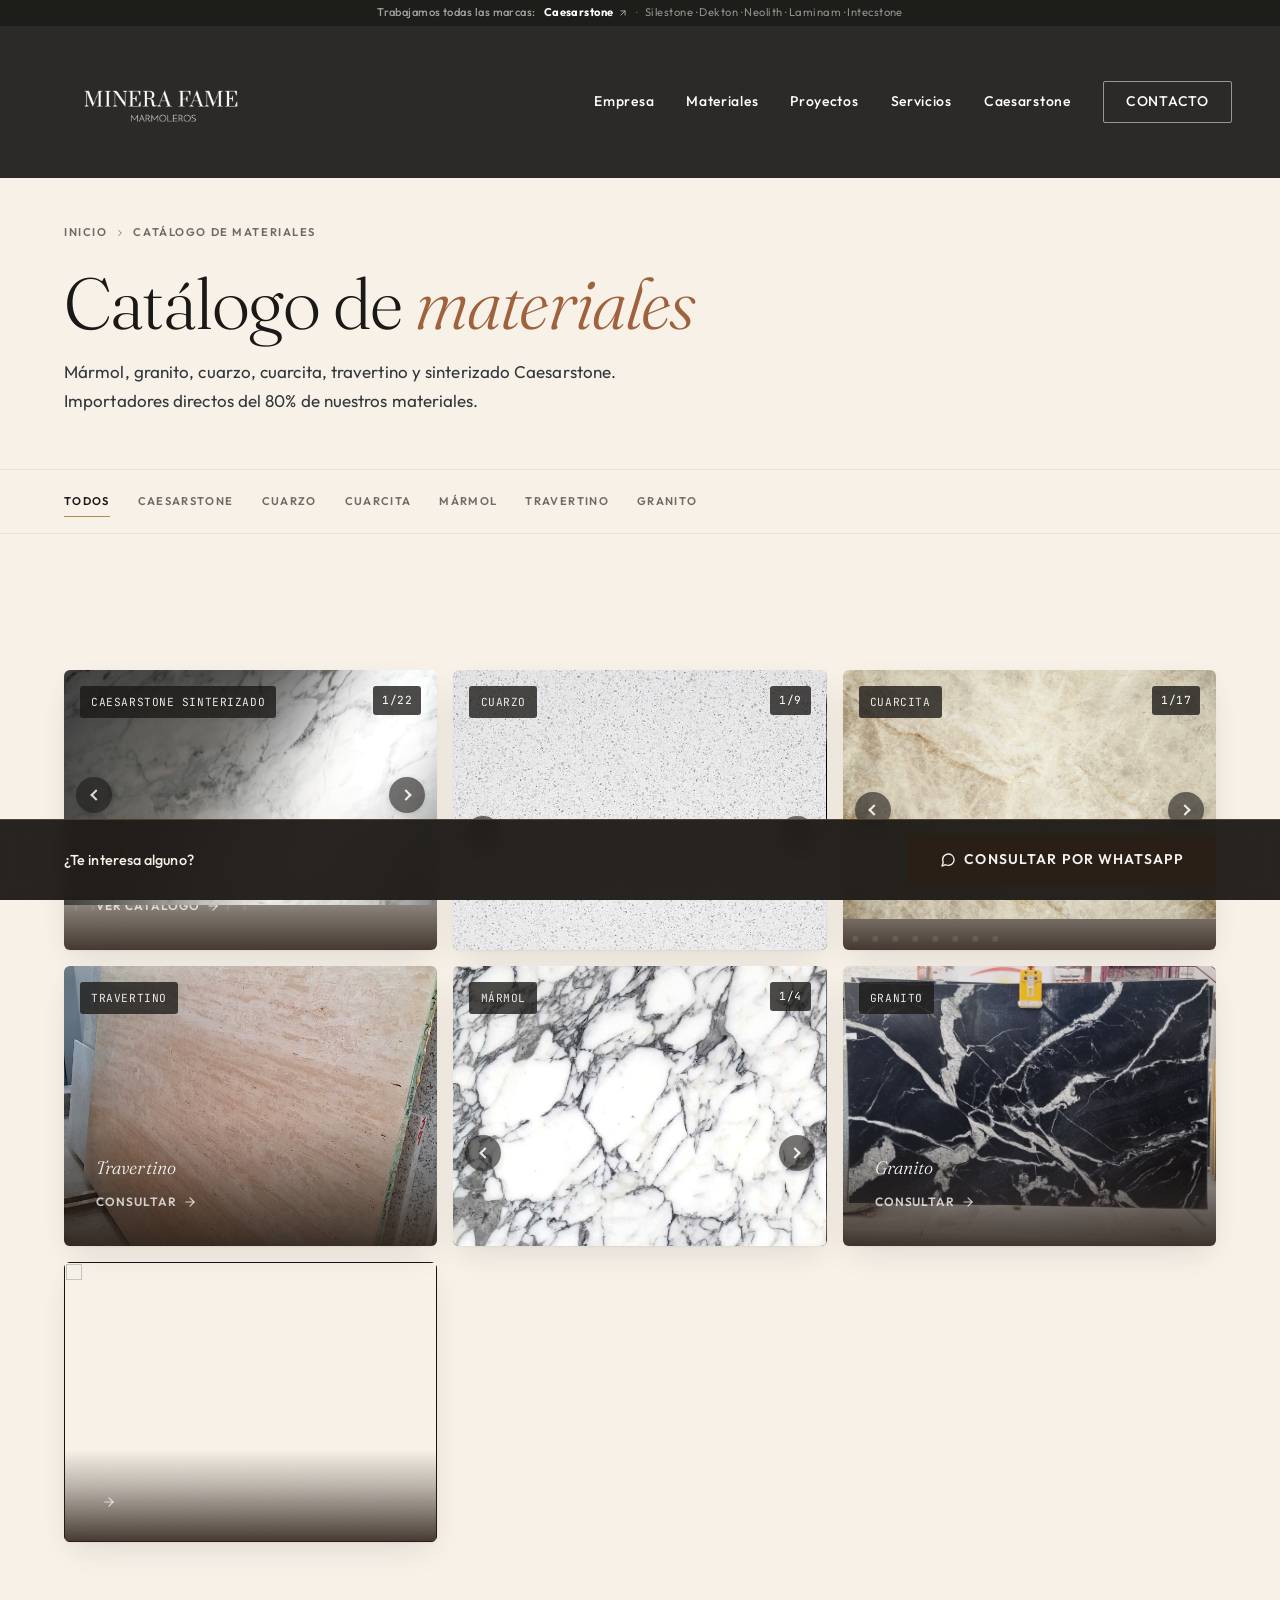
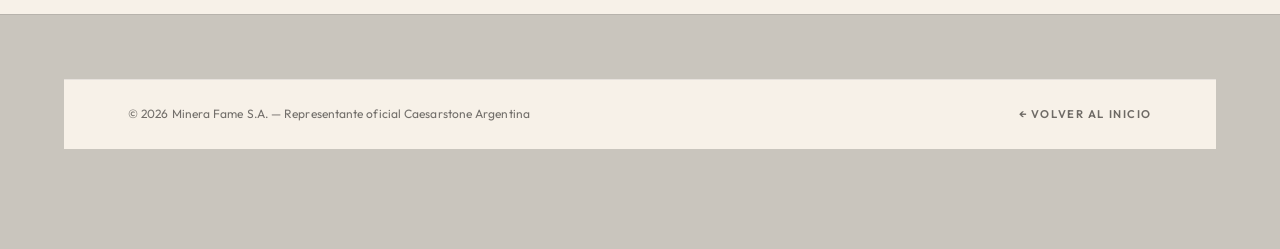
<file: materiales.html>
<!DOCTYPE html>
<html lang="es">
<head>
  <meta charset="UTF-8">
  <meta name="viewport" content="width=device-width, initial-scale=1.0">
  <title>Catálogo de materiales — Minera Fame</title>
  <meta name="description" content="Catálogo completo de Minera Fame: mármol, granito, cuarzo, cuarcita, travertino, sinterizado Caesarstone. Importadores directos.">

  <link rel="canonical" href="https://minerafame.com.ar/materiales.html">
  <meta name="theme-color" content="#1f1c18">
  <link rel="icon" href="assets/logos/favicon.svg" type="image/svg+xml">
  <link rel="apple-touch-icon" href="assets/logos/favicon.svg">
  <link rel="stylesheet" href="css/minera-fame.css">
  <link rel="stylesheet" href="https://cdn.jsdelivr.net/npm/swiper@11/swiper-bundle.min.css">
</head>

<body class="materiales-page">

<svg xmlns="http://www.w3.org/2000/svg" style="display:none" aria-hidden="true">
  <symbol id="arrow-right" viewBox="0 0 24 24" fill="none" stroke="currentColor" stroke-width="2" stroke-linecap="round" stroke-linejoin="round"><path d="M5 12h14"/><path d="m12 5 7 7-7 7"/></symbol>
  <symbol id="arrow-up-right" viewBox="0 0 24 24" fill="none" stroke="currentColor" stroke-width="2" stroke-linecap="round" stroke-linejoin="round"><path d="M7 17 17 7"/><path d="M7 7h10v10"/></symbol>
  <symbol id="chevron-right" viewBox="0 0 24 24" fill="none" stroke="currentColor" stroke-width="2" stroke-linecap="round" stroke-linejoin="round"><path d="m9 18 6-6-6-6"/></symbol>
  <symbol id="whatsapp" viewBox="0 0 24 24" fill="none" stroke="currentColor" stroke-width="2" stroke-linecap="round" stroke-linejoin="round"><path d="M21 11.5a8.38 8.38 0 0 1-.9 3.8 8.5 8.5 0 0 1-7.6 4.7 8.38 8.38 0 0 1-3.8-.9L3 21l1.9-5.7a8.38 8.38 0 0 1-.9-3.8 8.5 8.5 0 0 1 4.7-7.6 8.38 8.38 0 0 1 3.8-.9h.5a8.48 8.48 0 0 1 8 8v.5z"/></symbol>
</svg>

<!-- HEADER -->
<header class="mf-header" id="mf-header" role="banner">
  <div class="mf-header-ribbon" aria-label="Marcas representadas">
    <span class="mf-ribbon-label" data-edit="ribbon.label">Trabajamos todas las marcas:</span>
    <a class="mf-ribbon-link" data-edit-bind-href="ribbon.primaryLink.href">
      <strong data-edit="ribbon.primaryLink.label">Caesarstone</strong>
      <svg width="10" height="10" aria-hidden="true"><use href="#arrow-up-right"/></svg>
    </a>
    <span class="mf-ribbon-sep">·</span>
    <span class="mf-ribbon-brands" data-edit="ribbon.brands">Silestone · Dekton · Neolith · Laminam · Intecstone</span>
  </div>

  <div class="mf-header-main">
    <a href="/" class="mf-logo-link" aria-label="Minera Fame — Inicio">
      <img class="mf-header-logo" src="assets/logos/minera-fame.png" alt="Minera Fame S.A." data-edit="header.logo.src" data-edit-bind-alt="header.logo.alt">
    </a>
    <nav class="mf-header-nav" aria-label="Navegación principal">
      <a href="/#empresa">Empresa</a>
      <a href="materiales.html" class="is-active">Materiales</a>
      <a href="/#proyectos">Proyectos</a>
      <a href="/#servicios">Servicios</a>
      <a href="https://caesarstoneargentina.com.ar/">Caesarstone</a>
      <a href="/#contacto" class="mf-header-cta">Contacto</a>
    </nav>
  </div>
</header>

<main role="main">

<!-- HERO COMPACT -->
<section class="materiales-hero">
  <div class="materiales-hero-inner">
    <nav class="materiales-breadcrumb" aria-label="Navegación de migas">
      <a href="/">Inicio</a>
      <svg width="10" height="10" aria-hidden="true"><use href="#chevron-right"/></svg>
      <span>Catálogo de materiales</span>
    </nav>
    <h1 class="materiales-hero-title">Catálogo de <em>materiales</em></h1>
    <p class="materiales-hero-desc">
      Mármol, granito, cuarzo, cuarcita, travertino y sinterizado Caesarstone.
      Importadores directos del 80% de nuestros materiales.
    </p>
  </div>
</section>

<!-- FILTERS -->
<section class="materiales-filters" aria-label="Filtros">
  <div class="materiales-filters-inner">
    <button class="materiales-filter is-active" data-filter="all">Todos</button>
    <button class="materiales-filter" data-filter="caesarstone">Caesarstone</button>
    <button class="materiales-filter" data-filter="cuarzo">Cuarzo</button>
    <button class="materiales-filter" data-filter="cuarcita">Cuarcita</button>
    <button class="materiales-filter" data-filter="marmol">Mármol</button>
    <button class="materiales-filter" data-filter="travertino">Travertino</button>
    <button class="materiales-filter" data-filter="granito">Granito</button>
  </div>
</section>

<!-- ALL MATERIALS GRID -->
<section class="materiales-section" aria-labelledby="mat-all-title">
  <h2 class="visually-hidden" id="mat-all-title">Todos los materiales</h2>

  <div class="mf-materials-grid materiales-grid-full" id="materials-grid-all">
    <p style="grid-column:1/-1;text-align:center;color:var(--c-mid);padding:var(--space-8);font-size:0.9rem">
      Cargando materiales…
    </p>
  </div>

  <template data-edit-template="materials.items" data-edit-target="#materials-grid-all" data-edit-mode="replace">
    <a class="mf-material-card" data-edit-class-toggle="featured:item.featured" data-edit-bind-href="item.href" data-edit-bind-data-material="item.materialAttr" data-edit-bind-data-mat-id="item.id">
      <img loading="lazy" data-edit="item.img.src" data-edit-attr="src" data-edit-bind-alt="item.img.alt">
      <div class="mf-material-overlay">
        <div class="mf-material-tag" data-edit="item.tag" data-edit-show="item.tag"></div>
        <div class="mf-material-name" data-edit="item.name"></div>
        <div class="mf-material-cta"><span data-edit="item.ctaLabel"></span> <svg width="14" height="14"><use href="#arrow-right"/></svg></div>
      </div>
    </a>
  </template>
</section>

</main>

<!-- STICKY CTA BAR -->
<aside class="materiales-sticky-cta" aria-label="Solicitar muestra">
  <div class="materiales-sticky-inner">
    <span class="materiales-sticky-text">¿Te interesa alguno?</span>
    <a class="mf-btn-primary" href="https://wa.me/5491131749906?text=Hola%2C%20me%20interesa%20consultar%20por%20un%20material" target="_blank" rel="noopener">
      <svg width="16" height="16"><use href="#whatsapp"/></svg>
      Consultar por WhatsApp
    </a>
  </div>
</aside>

<!-- FOOTER -->
<footer class="mf-footer" role="contentinfo">
  <div class="mf-footer-bottom">
    <span class="mf-footer-copy" data-edit="footer.copy">© 2026 Minera Fame S.A. — Representante oficial Caesarstone Argentina</span>
    <a href="/" class="mf-footer-back">← Volver al inicio</a>
  </div>
</footer>

<script src="https://cdn.jsdelivr.net/npm/swiper@11/swiper-bundle.min.js"></script>
<script src="js/material-gallery.js"></script>
<script src="js/material-modal.js"></script>
<script src="js/hydrator.js"></script>
<script>
  (async () => {
    if (!window.fetchSiteData || !window.hydrate) return;
    const data = await window.fetchSiteData('mf');
    if (data) window.hydrate(data);

    // Filter logic — espera a que clones existan
    const filters = document.querySelectorAll('.materiales-filter');
    const grid = document.getElementById('materials-grid-all');

    filters.forEach(btn => {
      btn.addEventListener('click', () => {
        filters.forEach(b => b.classList.remove('is-active'));
        btn.classList.add('is-active');
        const f = btn.dataset.filter;
        grid.querySelectorAll('.mf-material-card').forEach(card => {
          const mat = (card.dataset.matId || card.dataset.material || '').toLowerCase();
          if (f === 'all' || mat.includes(f)) {
            card.style.display = '';
          } else {
            card.style.display = 'none';
          }
        });
      });
    });
  })();
</script>

<div class="mf-mat-modal" id="mf-mat-modal" role="dialog" aria-modal="true" aria-labelledby="mf-mat-modal-title" hidden>
  <div class="mf-mat-modal-backdrop"></div>
  <div class="mf-mat-modal-shell">
    <button type="button" class="mf-mat-modal-close" id="mf-mat-modal-close" aria-label="Cerrar">&times;</button>

    <div class="mf-mat-modal-hero">
      <div class="swiper mf-mat-modal-swiper">
        <div class="swiper-wrapper"></div>
        <button class="mf-mat-modal-swiper-prev" type="button" aria-label="Foto anterior"></button>
        <button class="mf-mat-modal-swiper-next" type="button" aria-label="Foto siguiente"></button>
        <div class="mf-mat-modal-swiper-pagination"></div>
        <div class="mf-mat-modal-counter" aria-live="polite"></div>
        <div class="mf-mat-modal-zoom-hint" aria-hidden="true">
          <svg width="14" height="14" viewBox="0 0 24 24" fill="none" stroke="currentColor" stroke-width="2" stroke-linecap="round" stroke-linejoin="round"><circle cx="11" cy="11" r="8"/><path d="m21 21-4.3-4.3"/><path d="M11 8v6"/><path d="M8 11h6"/></svg>
          <span>Doble click o pellizca para zoom</span>
        </div>
        <div class="mf-mat-modal-caption" aria-live="polite"></div>
      </div>
    </div>

    <div class="mf-mat-modal-body">
      <div class="mf-mat-modal-eyebrow"></div>
      <h2 class="mf-mat-modal-title" id="mf-mat-modal-title"></h2>
      <p class="mf-mat-modal-tag"></p>
      <p class="mf-mat-modal-desc"></p>
    </div>

    <div class="mf-mat-modal-footer">
      <a class="mf-btn-primary mf-mat-modal-cta" href="#contacto">
        <span class="mf-mat-modal-cta-label">Consultar este material</span>
        <svg width="16" height="16"><use href="#arrow-right"/></svg>
      </a>
    </div>
  </div>
</div>

</body>
</html>
</file>
<file: admin/css/admin.css>
/* ── CMS admin — sobrio, sin animaciones, monospace para paths ──────────── */
:root {
  --c-bg:           #FAFAF8;
  --c-surface:      #FFFFFF;
  --c-surface-alt:  #F4F3EF;
  --c-border:       #E6E4DE;
  --c-border-strong:#C9C6BD;
  --c-text:         #1A1917;
  --c-text-muted:   #6B6B68;
  --c-text-faint:   #9B9995;
  --c-accent:       #1A1917;
  --c-accent-ink:   #FFFFFF;
  --c-accent-hover: #333333;
  --c-dirty:        #8B5E1E;
  --c-success:      #3F6B43;
  --c-error:        #A33B3B;
  --c-warn:         #8A6B1E;
  --c-focus:        #1A1917;
  --shadow-sm: 0 1px 2px rgba(26,25,23,.06);
  --shadow-md: 0 4px 12px rgba(26,25,23,.08);
  --shadow-lg: 0 12px 32px rgba(26,25,23,.12);
  --ff-sans:  'Inter', system-ui, -apple-system, 'Helvetica Neue', sans-serif;
  --ff-mono:  ui-monospace, 'SF Mono', Menlo, monospace;
  --sp-1: 4px;  --sp-2: 8px;  --sp-3: 12px; --sp-4: 16px;
  --sp-5: 24px; --sp-6: 32px; --sp-7: 48px;
  --r-sm: 2px;  --r-md: 4px;  --r-lg: 8px;
}

* { box-sizing: border-box; }
html, body { margin: 0; padding: 0; }
body {
  font-family: var(--ff-sans);
  font-size: 14px;
  color: var(--c-text);
  background: var(--c-bg);
  -webkit-font-smoothing: antialiased;
}

button, input, textarea, select {
  font: inherit;
  color: inherit;
}

a { color: var(--c-accent); text-decoration: none; }
a:hover { text-decoration: underline; }

[hidden] { display: none !important; }

@media (prefers-reduced-motion: reduce) {
  *, *::before, *::after {
    animation-duration: 0.01ms !important;
    animation-iteration-count: 1 !important;
    transition-duration: 0.01ms !important;
    scroll-behavior: auto !important;
  }
}

/* ── views (login / editor / mobile-gate) ── */
.view { min-height: 100vh; }
body[data-view="login"] #view-editor,
body[data-view="login"] #view-mobile-gate { display: none; }
body[data-view="editor"] #view-login,
body[data-view="editor"] #view-mobile-gate { display: none; }
body[data-view="mobile-gate"] #view-login,
body[data-view="mobile-gate"] #view-editor { display: none; }

/* ── Login ── */
#view-login {
  display: flex; align-items: center; justify-content: center;
  padding: var(--sp-5);
}
.login-card {
  background: var(--c-surface);
  border: 1px solid var(--c-border);
  border-radius: var(--r-lg);
  padding: var(--sp-7) var(--sp-6);
  width: 100%; max-width: 380px;
  box-shadow: var(--shadow-md);
}
.login-title {
  margin: 0 0 var(--sp-5);
  font-size: 18px; font-weight: 500;
  letter-spacing: 0.04em;
  text-transform: uppercase;
  text-align: center;
  color: var(--c-text-muted);
}
.login-card label {
  display: block; margin-bottom: var(--sp-4);
  font-size: 12px; font-weight: 500;
  letter-spacing: 0.06em; text-transform: uppercase;
  color: var(--c-text-muted);
}
.login-card input[type="text"],
.login-card input[type="password"] {
  display: block; width: 100%;
  margin-top: var(--sp-1);
  padding: var(--sp-3) var(--sp-3);
  border: 1px solid var(--c-border);
  border-radius: var(--r-sm);
  background: var(--c-surface);
  font-size: 14px;
  text-transform: none;
  letter-spacing: normal;
  color: var(--c-text);
}
.login-card input:focus {
  outline: none;
  border-color: var(--c-focus);
  box-shadow: 0 0 0 2px rgba(26,25,23,0.08);
}
.pw-wrap { position: relative; }
.pw-toggle {
  position: absolute; top: 50%; right: var(--sp-2);
  transform: translateY(-50%);
  background: none; border: 0; cursor: pointer;
  font-size: 11px;
  letter-spacing: 0.06em; text-transform: uppercase;
  color: var(--c-text-muted);
  padding: var(--sp-1) var(--sp-2);
}
.pw-toggle:hover { color: var(--c-text); }
.login-error {
  margin: var(--sp-3) 0 0;
  padding: var(--sp-2) var(--sp-3);
  background: rgba(163,59,59,0.08);
  border: 1px solid rgba(163,59,59,0.25);
  border-radius: var(--r-sm);
  color: var(--c-error);
  font-size: 13px;
  text-transform: none;
  letter-spacing: normal;
}

/* ── Buttons ── */
.btn-primary, .btn-ghost, .btn-secondary {
  display: inline-flex;
  align-items: center;
  justify-content: center;
  gap: var(--sp-1);
  padding: var(--sp-3) var(--sp-5);
  border-radius: var(--r-sm);
  font-size: 12px;
  font-weight: 500;
  letter-spacing: 0.05em;
  text-transform: uppercase;
  cursor: pointer;
  transition: background 120ms, color 120ms, border-color 120ms;
  border: 1px solid transparent;
}
.btn-primary {
  background: var(--c-accent);
  color: var(--c-accent-ink);
}
.btn-primary:hover:not(:disabled) { background: var(--c-accent-hover); }
.btn-primary:disabled {
  opacity: 0.4;
  cursor: not-allowed;
}
.btn-ghost {
  background: transparent;
  color: var(--c-text);
  border-color: var(--c-border);
}
.btn-ghost:hover { border-color: var(--c-border-strong); }
.btn-secondary {
  background: var(--c-surface);
  color: var(--c-text);
  border-color: var(--c-border);
}
.btn-secondary:hover { background: var(--c-surface-alt); }

.login-card .btn-primary {
  display: block;
  width: 100%;
  padding: var(--sp-4);
  margin-top: var(--sp-2);
}

/* ── Editor layout ── */
#view-editor { display: flex; flex-direction: column; min-height: 100vh; }
.topbar {
  position: sticky; top: 0; z-index: 10;
  display: flex; align-items: center; gap: var(--sp-4);
  padding: var(--sp-3) var(--sp-5);
  background: var(--c-surface);
  border-bottom: 1px solid var(--c-border);
}
.topbar-brand {
  font-size: 13px; font-weight: 600;
  letter-spacing: 0.08em; text-transform: uppercase;
  color: var(--c-text-muted);
}
.topbar-status { flex: 1; }
.dirty-count {
  font-size: 12px;
  color: var(--c-dirty);
  letter-spacing: 0.04em;
}
.dirty-count b { font-weight: 600; }
.topbar-actions {
  display: flex; gap: var(--sp-2);
}

.editor-layout {
  flex: 1;
  display: grid;
  grid-template-columns: 240px 1fr;
  gap: 0;
  min-height: 0;
}
.sidebar {
  border-right: 1px solid var(--c-border);
  padding: var(--sp-5) 0;
  background: var(--c-surface);
  position: sticky; top: 53px;
  align-self: flex-start;
  max-height: calc(100vh - 53px);
  overflow-y: auto;
}
.sidebar-group-header {
  font-size: 10px;
  font-weight: 700;
  letter-spacing: 0.12em;
  text-transform: uppercase;
  color: var(--c-text-faint);
  padding: var(--sp-4) var(--sp-5) var(--sp-2);
  border-top: 1px solid var(--c-border);
  margin-top: var(--sp-2);
}
.sidebar-group-header:first-child { border-top: 0; margin-top: 0; }
.sidebar-link {
  display: flex;
  align-items: center;
  gap: var(--sp-2);
  padding: var(--sp-2) var(--sp-5);
  font-size: 13px;
  color: var(--c-text-muted);
  border-left: 2px solid transparent;
  text-decoration: none;
}
.sidebar-link-icon {
  width: 20px;
  text-align: center;
  font-size: 14px;
}
.sidebar-link-label { flex: 1; }
.sidebar-link:hover {
  background: var(--c-surface-alt);
  color: var(--c-text);
  text-decoration: none;
}
.sidebar-link.is-active {
  color: var(--c-text);
  font-weight: 600;
  border-left-color: var(--c-accent);
}

.editor-group-title {
  font-size: 11px; font-weight: 700;
  letter-spacing: 0.14em;
  text-transform: uppercase;
  color: var(--c-text-faint);
  margin: var(--sp-6) 0 var(--sp-3);
  padding-bottom: var(--sp-2);
  border-bottom: 1px solid var(--c-border);
}
.editor-group-title:first-child { margin-top: 0; }

.section-icon {
  display: inline-block;
  margin-right: var(--sp-2);
  font-size: 18px;
}
.section-head-actions {
  display: flex; align-items: center; gap: var(--sp-2);
}
.section-view-live {
  display: inline-flex;
  width: 28px; height: 28px;
  align-items: center; justify-content: center;
  border-radius: var(--r-sm);
  background: transparent;
  border: 1px solid var(--c-border);
  color: var(--c-text-muted);
  text-decoration: none;
  font-size: 14px;
  font-weight: 700;
}
.section-view-live:hover {
  background: var(--c-text);
  color: var(--c-accent-ink);
  text-decoration: none;
}

.editor-main {
  padding: var(--sp-6);
  background: var(--c-bg);
  overflow-x: hidden;
}

.editor-section {
  background: var(--c-surface);
  border: 1px solid var(--c-border);
  border-radius: var(--r-md);
  margin-bottom: var(--sp-5);
  scroll-margin-top: 70px;
}
.editor-section-head {
  display: flex; align-items: center; justify-content: space-between;
  padding: var(--sp-4) var(--sp-5);
  border-bottom: 1px solid var(--c-border);
  cursor: pointer;
  user-select: none;
}
.editor-section-head h2 {
  margin: 0;
  font-size: 16px; font-weight: 600;
  letter-spacing: 0.02em;
}
.collapse-toggle {
  background: none; border: 0;
  font-size: 18px; line-height: 1;
  cursor: pointer;
  color: var(--c-text-muted);
  padding: 0 var(--sp-2);
}
.editor-section.is-collapsed .editor-section-body { display: none; }
.editor-section-body {
  padding: var(--sp-5);
  display: flex; flex-direction: column;
  gap: var(--sp-5);
}

/* ── Fields ── */
.field {
  display: block;
  border-left: 2px solid transparent;
  padding-left: var(--sp-3);
  transition: border-color 120ms;
}
.field.is-dirty {
  border-left-color: var(--c-dirty);
}
.field-label {
  display: block;
  font-size: 11px; font-weight: 500;
  letter-spacing: 0.08em; text-transform: uppercase;
  color: var(--c-text-muted);
  margin-bottom: var(--sp-2);
}
.field-help {
  display: inline-flex;
  align-items: center; justify-content: center;
  width: 16px; height: 16px;
  margin-left: var(--sp-1);
  border-radius: 50%;
  border: 1px solid var(--c-border-strong);
  background: var(--c-surface-alt);
  color: var(--c-text-muted);
  font-size: 10px; font-weight: 700;
  cursor: help;
  text-transform: none; letter-spacing: 0;
  vertical-align: middle;
  transition: background 120ms, color 120ms;
}
.field-help:hover { background: var(--c-text); color: var(--c-accent-ink); }
.field-meta {
  display: flex; gap: var(--sp-3);
  font-size: 11px;
  color: var(--c-text-faint);
  margin-top: var(--sp-1);
}
.char-count.is-near-limit { color: var(--c-warn); }
.char-count.is-over-limit { color: var(--c-error); }
.field input[type="text"],
.field input[type="number"],
.field input[type="email"],
.field input[type="tel"],
.field input[type="url"],
.field textarea,
.field select {
  display: block; width: 100%;
  padding: var(--sp-2) var(--sp-3);
  border: 1px solid var(--c-border);
  border-radius: var(--r-sm);
  background: var(--c-surface);
  font-size: 14px;
  color: var(--c-text);
}
.field textarea {
  font-family: var(--ff-sans);
  resize: vertical;
  min-height: 60px;
}
.field-toggle .field-toggle-row {
  display: flex;
  align-items: center;
  gap: var(--sp-3);
}
.field-toggle input[type="checkbox"] {
  width: 18px; height: 18px;
  margin: 0;
  cursor: pointer;
}
.field-toggle .field-label { margin-bottom: 0; }

.field input:focus,
.field textarea:focus,
.field select:focus {
  outline: none;
  border-color: var(--c-focus);
  box-shadow: 0 0 0 2px rgba(26,25,23,0.08);
}
.field-warn {
  margin-top: var(--sp-2);
  font-size: 12px;
  color: var(--c-warn);
}
.field-error {
  margin-top: var(--sp-2);
  font-size: 12px;
  color: var(--c-error);
}

.field-html-grid {
  display: grid; grid-template-columns: 1fr 1fr;
  gap: var(--sp-3);
}
.field-html-grid .preview {
  padding: var(--sp-3);
  border: 1px dashed var(--c-border);
  border-radius: var(--r-sm);
  background: var(--c-surface-alt);
  font-size: 14px;
  min-height: 60px;
}

/* Rich text editor */
.field-text-html .rte-toolbar {
  display: flex;
  gap: var(--sp-1);
  align-items: center;
  padding: var(--sp-1);
  border: 1px solid var(--c-border);
  border-bottom: 0;
  border-radius: var(--r-sm) var(--r-sm) 0 0;
  background: var(--c-surface-alt);
}
.field-text-html .rte-btn {
  width: 28px; height: 28px;
  display: inline-flex; align-items: center; justify-content: center;
  background: transparent;
  border: 1px solid transparent;
  border-radius: var(--r-sm);
  color: var(--c-text);
  cursor: pointer;
  font-size: 13px;
}
.field-text-html .rte-btn:hover { background: var(--c-bg); border-color: var(--c-border); }
.field-text-html .rte-btn.is-active { background: var(--c-text); color: var(--c-accent-ink); }
.field-text-html .rte-sep {
  width: 1px; height: 18px;
  background: var(--c-border);
  margin: 0 var(--sp-1);
}
.field-text-html .rte-editor {
  min-height: 60px;
  padding: var(--sp-3);
  border: 1px solid var(--c-border);
  border-radius: 0 0 var(--r-sm) var(--r-sm);
  background: var(--c-surface);
  font-size: 14px;
  line-height: 1.5;
}
.field-text-html .rte-editor:focus { outline: none; box-shadow: 0 0 0 2px rgba(26,25,23,0.08); border-color: var(--c-focus); }
.field-text-html .rte-editor:empty::before {
  content: attr(data-placeholder);
  color: var(--c-text-faint);
}
.field-text-html .rte-source {
  font-family: var(--ff-mono);
  font-size: 12px;
  border: 1px solid var(--c-border);
  border-radius: 0 0 var(--r-sm) var(--r-sm);
}

/* ── Image field (rediseñado F2) ── */
.field-image { }
.field-image .image-grid {
  display: grid;
  grid-template-columns: 280px 1fr;
  gap: var(--sp-4);
  align-items: start;
}
@media (max-width: 1200px) {
  .field-image .image-grid { grid-template-columns: 1fr; }
}
.field-image .thumb-big {
  margin: 0;
  width: 100%;
  background: var(--c-surface-alt);
  border: 1px solid var(--c-border);
  border-radius: var(--r-md);
  overflow: hidden;
  display: flex; flex-direction: column;
}
.field-image .thumb-big img {
  width: 100%; height: 200px;
  display: block; object-fit: cover;
  background: repeating-conic-gradient(#f4f3ef 0% 25%, #fff 0% 50%) 50% / 16px 16px;
}
.field-image .thumb-meta {
  font-family: var(--ff-mono);
  font-size: 10px;
  color: var(--c-text-muted);
  padding: var(--sp-2) var(--sp-3);
  word-break: break-all;
  border-top: 1px solid var(--c-border);
  background: var(--c-surface);
}
.field-image .image-controls {
  display: flex; flex-direction: column;
  gap: var(--sp-3);
}
.field-image .dropzone {
  display: flex; flex-direction: column;
  align-items: center; justify-content: center;
  text-align: center;
  border: 2px dashed var(--c-border-strong);
  border-radius: var(--r-md);
  background: var(--c-surface-alt);
  padding: var(--sp-5) var(--sp-4);
  cursor: pointer;
  transition: background 120ms, border-color 120ms;
}
.field-image .dropzone:hover,
.field-image .dropzone:focus {
  background: var(--c-surface);
  border-color: var(--c-text);
  outline: none;
}
.field-image .dropzone.is-dragover {
  background: rgba(139,94,30,0.06);
  border-color: var(--c-dirty);
  border-style: solid;
}
.field-image .dz-headline {
  margin: var(--sp-2) 0 0;
  font-size: 14px; font-weight: 600;
  color: var(--c-text);
  text-transform: none; letter-spacing: 0;
}
.field-image .dz-sub {
  margin: var(--sp-1) 0 0;
  font-size: 12px;
  color: var(--c-text-muted);
  text-transform: none; letter-spacing: 0;
}
.field-image .dz-link {
  background: none; border: none; padding: 0;
  color: var(--c-text);
  font-weight: 600;
  text-decoration: underline;
  cursor: pointer;
  font: inherit;
}
.field-image .dz-hint {
  margin: var(--sp-3) 0 0;
  font-size: 11px;
  color: var(--c-text-faint);
  font-style: italic;
}
.field-image .image-url-input {
  width: 100%;
  padding: var(--sp-2) var(--sp-3);
  border: 1px solid var(--c-border);
  border-radius: var(--r-sm);
  font-size: 13px;
  font-family: var(--ff-mono);
}
.field-image .new-preview {
  margin-top: var(--sp-3);
  padding: var(--sp-3);
  border: 1px dashed var(--c-warn);
  border-radius: var(--r-sm);
  background: rgba(176,122,44,0.06);
  display: flex; gap: var(--sp-3);
  align-items: center;
}
.field-image .new-preview img {
  width: 60px; height: 60px;
  object-fit: cover;
  border-radius: var(--r-sm);
}
.field-image .new-info {
  flex: 1;
  font-size: 12px;
  color: var(--c-text-muted);
}
.field-image .new-actions {
  display: flex; gap: var(--sp-2);
}
.field-image input[type="file"] { display: none; }

/* ── Array field ── */
.field-array { }
.array-head {
  display: flex; justify-content: space-between; align-items: center;
  margin-bottom: var(--sp-3);
}
.array-label {
  font-size: 12px; font-weight: 500;
  letter-spacing: 0.06em; text-transform: uppercase;
  color: var(--c-text-muted);
}
.array-list {
  display: flex; flex-direction: column;
  gap: var(--sp-2);
}
.array-item {
  border: 1px solid var(--c-border);
  border-radius: var(--r-sm);
  background: var(--c-surface);
}
.array-item-head {
  display: flex; align-items: center;
  gap: var(--sp-2);
  padding: var(--sp-2) var(--sp-3);
  background: var(--c-surface-alt);
  cursor: pointer;
  user-select: none;
  position: relative;
}
.array-item.is-dragging { opacity: 0.5; }
.array-item.drop-above::before,
.array-item.drop-below::after {
  content: '';
  position: absolute;
  left: 0; right: 0;
  height: 2px;
  background: var(--c-dirty);
}
.array-item.drop-above::before { top: -1px; }
.array-item.drop-below::after  { bottom: -1px; }
.drag-handle {
  cursor: grab;
  color: var(--c-text-faint);
  font-size: 14px;
  letter-spacing: -2px;
  user-select: none;
  padding: 0 var(--sp-1);
}
.drag-handle:active { cursor: grabbing; }
.array-item-thumb {
  width: 36px; height: 36px;
  object-fit: cover;
  border-radius: var(--r-sm);
  background: var(--c-bg);
  border: 1px solid var(--c-border);
}
.array-item-summary {
  flex: 1;
  font-size: 13px;
  color: var(--c-text);
  text-overflow: ellipsis;
  white-space: nowrap;
  overflow: hidden;
  min-width: 0;
}
.array-item-actions {
  display: flex; gap: var(--sp-1);
}
.array-item-actions button {
  background: none; border: 0; padding: var(--sp-1) var(--sp-2);
  font-size: 12px;
  cursor: pointer;
  color: var(--c-text-muted);
  border-radius: var(--r-sm);
}
.array-item-actions button:hover { background: var(--c-bg); color: var(--c-text); }
.array-item-actions button:disabled { opacity: 0.3; cursor: not-allowed; }
.array-item-body {
  display: none;
  padding: var(--sp-4);
  flex-direction: column;
  gap: var(--sp-4);
}
.array-item.is-expanded .array-item-body { display: flex; }
.btn-add-item {
  margin-top: var(--sp-3);
  background: transparent;
  border: 1px dashed var(--c-border);
  color: var(--c-text-muted);
  padding: var(--sp-3);
  border-radius: var(--r-sm);
  cursor: pointer;
  font-size: 13px;
  width: 100%;
}
.btn-add-item:hover {
  border-color: var(--c-accent);
  color: var(--c-text);
}

/* ── Footer ── */
.editor-footer {
  position: sticky; bottom: 0;
  display: flex; align-items: center; justify-content: space-between;
  padding: var(--sp-3) var(--sp-5);
  background: var(--c-surface);
  border-top: 1px solid var(--c-border);
  font-size: 12px;
  color: var(--c-text-muted);
}

/* ── Toasts ── */
#toasts {
  position: fixed; top: var(--sp-5); right: var(--sp-5);
  display: flex; flex-direction: column; gap: var(--sp-2);
  z-index: 100;
  pointer-events: none;
}
.toast {
  padding: var(--sp-3) var(--sp-4);
  border-radius: var(--r-sm);
  background: var(--c-surface);
  border: 1px solid var(--c-border);
  box-shadow: var(--shadow-md);
  font-size: 13px;
  pointer-events: all;
  max-width: 320px;
}
.toast.is-success { border-left: 3px solid var(--c-success); }
.toast.is-error   { border-left: 3px solid var(--c-error); }
.toast.is-warn    { border-left: 3px solid var(--c-warn); }
.toast.is-info    { border-left: 3px solid var(--c-accent); }

/* ── Modal ── */
#modal-root .modal-overlay {
  position: fixed; inset: 0;
  background: rgba(26,25,23,0.5);
  display: flex; align-items: center; justify-content: center;
  z-index: 200;
  padding: var(--sp-5);
}
.modal-card {
  background: var(--c-surface);
  border-radius: var(--r-md);
  max-width: 600px; width: 100%;
  max-height: 80vh;
  display: flex; flex-direction: column;
  box-shadow: var(--shadow-lg);
}
.modal-head {
  display: flex; justify-content: space-between; align-items: center;
  padding: var(--sp-4) var(--sp-5);
  border-bottom: 1px solid var(--c-border);
}
.modal-head h3 {
  margin: 0; font-size: 14px; font-weight: 600;
  letter-spacing: 0.04em; text-transform: uppercase;
  color: var(--c-text-muted);
}
.modal-close {
  background: none; border: 0; cursor: pointer;
  font-size: 18px; color: var(--c-text-muted);
}
.modal-body {
  padding: var(--sp-4) var(--sp-5);
  overflow-y: auto;
  flex: 1;
}
.modal-body .diff-item {
  padding: var(--sp-4) 0;
  border-bottom: 1px solid var(--c-border);
}
.modal-body .diff-item:last-child { border-bottom: 0; }
.modal-body .diff-item.is-technical {
  background: rgba(139,94,30,0.04);
  border-left: 3px solid var(--c-dirty);
  padding-left: var(--sp-3);
  margin: var(--sp-2) calc(-1 * var(--sp-3));
  margin-left: 0;
  border-radius: 0 var(--r-sm) var(--r-sm) 0;
}
.modal-body .diff-path {
  font-size: 14px;
  font-weight: 600;
  color: var(--c-text);
  margin-bottom: var(--sp-2);
}
.modal-body .diff-section {
  display: inline-block;
  margin-left: var(--sp-2);
  padding: 2px 8px;
  background: var(--c-surface-alt);
  border-radius: var(--r-sm);
  font-weight: 500;
  font-size: 11px;
  color: var(--c-text-muted);
  text-transform: none;
  letter-spacing: 0;
}
.modal-body .diff-tech-warn {
  margin-bottom: var(--sp-2);
  font-size: 11px;
  color: var(--c-warn);
  font-style: italic;
}
.modal-body .diff-row {
  display: grid;
  grid-template-columns: 1fr 24px 1fr;
  gap: var(--sp-2);
  align-items: center;
}
.modal-body .diff-before {
  font-size: 13px;
  color: var(--c-text-faint);
  text-decoration: line-through;
  word-break: break-word;
  padding: var(--sp-1) var(--sp-2);
  background: var(--c-surface-alt);
  border-radius: var(--r-sm);
}
.modal-body .diff-arrow {
  font-size: 16px;
  color: var(--c-text-faint);
  text-align: center;
}
.modal-body .diff-after {
  font-size: 13px;
  font-weight: 500;
  color: var(--c-text);
  word-break: break-word;
  background: rgba(63,107,67,0.08);
  padding: var(--sp-1) var(--sp-2);
  border-radius: var(--r-sm);
  border-left: 2px solid var(--c-success);
}
.modal-body .diff-uploads {
  margin-top: var(--sp-4);
  padding: var(--sp-3);
  background: rgba(139,94,30,0.06);
  border-radius: var(--r-sm);
}
.modal-body .diff-helper {
  margin-top: var(--sp-5);
  padding-top: var(--sp-4);
  border-top: 1px solid var(--c-border);
  font-size: 12px;
  color: var(--c-text-muted);
  line-height: 1.6;
}

/* Cmd+K palette */
.cmdk-overlay { align-items: flex-start; padding-top: 10vh; }
.cmdk-card {
  background: var(--c-surface);
  border-radius: var(--r-md);
  width: 100%; max-width: 540px;
  box-shadow: var(--shadow-lg);
  display: flex; flex-direction: column;
  overflow: hidden;
}
.cmdk-input {
  width: 100%;
  padding: var(--sp-4) var(--sp-5);
  border: 0;
  border-bottom: 1px solid var(--c-border);
  font-size: 16px;
  background: transparent;
  outline: none;
}
.cmdk-list {
  list-style: none; margin: 0; padding: var(--sp-1) 0;
  max-height: 50vh; overflow-y: auto;
}
.cmdk-item {
  display: grid;
  grid-template-columns: 24px 1fr auto;
  gap: var(--sp-2);
  padding: var(--sp-2) var(--sp-5);
  cursor: pointer;
  align-items: center;
  font-size: 13px;
}
.cmdk-item.is-selected, .cmdk-item:hover {
  background: var(--c-surface-alt);
}
.cmdk-kind {
  color: var(--c-text-faint);
  font-size: 14px;
  text-align: center;
}
.cmdk-label { color: var(--c-text); }
.cmdk-hint {
  color: var(--c-text-faint);
  font-size: 11px;
  text-transform: uppercase;
  letter-spacing: 0.06em;
}
.cmdk-empty {
  list-style: none;
  padding: var(--sp-4) var(--sp-5);
  color: var(--c-text-faint);
  text-align: center;
}
.cmdk-foot {
  padding: var(--sp-2) var(--sp-5);
  border-top: 1px solid var(--c-border);
  background: var(--c-surface-alt);
  font-size: 11px;
  color: var(--c-text-faint);
}
.modal-foot {
  display: flex; justify-content: flex-end; gap: var(--sp-2);
  padding: var(--sp-3) var(--sp-5);
  border-top: 1px solid var(--c-border);
}

/* ── Mobile gate ── */
.mobile-gate {
  display: flex; flex-direction: column;
  align-items: center; justify-content: center;
  min-height: 100vh;
  padding: var(--sp-7);
  text-align: center;
}
.mobile-gate h1 {
  font-size: 18px;
  letter-spacing: 0.08em; text-transform: uppercase;
  color: var(--c-text);
  margin-bottom: var(--sp-3);
}
.mobile-gate p { color: var(--c-text-muted); }

/* ── Responsive ── */
@media (max-width: 1023px) {
  .editor-layout { grid-template-columns: 1fr; }
  .sidebar { display: none; }
}
</file>
<file: css/tokens.css>
@import url('https://fonts.googleapis.com/css2?family=Fraunces:ital,opsz,wght@0,9..144,300..600;1,9..144,300..500&family=Outfit:wght@300;400;500;600;700&family=JetBrains+Mono:wght@400;500&display=swap');

:root {
  --font-display: 'Fraunces', 'Playfair Display', Georgia, serif;
  --font-sans: 'Outfit', 'Helvetica Neue', Arial, sans-serif;
  --font-mono: 'JetBrains Mono', ui-monospace, monospace;

  --c-paper:    #f5f2f0;
  --c-surface:  #ffffff;
  --c-ink:      #1a1917;
  --c-graphite: #32373c;
  --c-mid:      #6e6a65;
  --c-line:     #e6e1dc;
  --c-line-soft: #efece7;
  --c-accent:   #9a7a4a;

  --mf-terracotta: #a0623d;   /* +saturación — calidez auténtica */
  --mf-brass:      #b08a52;   /* gold cálido — accent CTA hover, hairlines */
  --mf-earth:      #2a1f17;
  --mf-charcoal:   #1f1c18;   /* charcoal cálido (no azulado) para dark sections */
  --mf-ash:        #e8e5df;
  --mf-ash-deep:   #c9c5bd;
  --mf-bone:       #f7f1e8;   /* paper más cálido, suaviza el #f5f2f0 frío */
  --mf-tracking-tight:    -0.015em;
  --mf-tracking-display:  -0.02em;
  --mf-tracking-eyebrow:   0.18em;

  --space-1:  0.5rem;
  --space-2:  1rem;
  --space-3:  1.5rem;
  --space-4:  2rem;
  --space-6:  3rem;
  --space-8:  4rem;
  --space-12: 6rem;
  --space-16: 8rem;
  --space-20: 10rem;

  --text-hero: clamp(3.5rem, 9vw, 8rem);
  --text-h1:   clamp(2.5rem, 5vw, 4.5rem);
  --text-h2:   clamp(1.75rem, 3vw, 2.75rem);
  --text-h3:   clamp(1.25rem, 2vw, 1.75rem);
  --text-body: 1.0625rem;
  --text-sm:   0.875rem;
  --text-xs:   0.75rem;

  --ease-out:    cubic-bezier(0.16, 1, 0.3, 1);
  --ease-in-out: cubic-bezier(0.65, 0, 0.35, 1);
  --dur-fast: 220ms;
  --dur-med:  420ms;
  --dur-slow: 780ms;

  --r-sm: 2px;
  --r-md: 6px;
  --r-lg: 14px;
  --r-xl: 28px;

  --shadow-card:
    0 1px 0 rgba(255,255,255,0.6) inset,
    0 1px 2px rgba(26,25,23,0.04),
    0 12px 32px -8px rgba(26,25,23,0.12);

  --shadow-hover:
    0 1px 0 rgba(255,255,255,0.6) inset,
    0 2px 4px rgba(26,25,23,0.06),
    0 24px 48px -12px rgba(26,25,23,0.18);
}

*, *::before, *::after {
  box-sizing: border-box;
  margin: 0;
  padding: 0;
}

html {
  scroll-behavior: smooth;
  -webkit-text-size-adjust: 100%;
}

body {
  margin: 0;
  font-family: var(--font-sans);
  font-size: var(--text-body);
  color: var(--c-ink);
  background: var(--c-paper);
  line-height: 1.6;
  -webkit-font-smoothing: antialiased;
  -moz-osx-font-smoothing: grayscale;
  overflow-x: hidden;
}

img, video {
  max-width: 100%;
  height: auto;
  display: block;
}

a {
  color: inherit;
  text-decoration: none;
}

button {
  font-family: var(--font-sans);
  cursor: pointer;
  border: none;
  background: none;
}

svg use {
  pointer-events: none;
}

/* Skip link a contenido principal — solo visible al recibir focus */
.skip-link {
  position: absolute;
  top: -100px;
  left: 12px;
  z-index: 9999;
  padding: 0.75rem 1.25rem;
  background: var(--c-ink, #1a1917);
  color: #fff;
  font-size: 0.875rem;
  font-weight: 600;
  letter-spacing: 0.05em;
  border-radius: 6px;
  text-decoration: none;
  transition: top 180ms ease;
}
.skip-link:focus {
  top: 12px;
  outline: 3px solid #fff;
  outline-offset: 2px;
}

/* Focus visible global — accesibilidad teclado */
:focus-visible {
  outline: 2px solid var(--c-accent, #9a7a4a);
  outline-offset: 3px;
  border-radius: 2px;
}
button:focus-visible,
a:focus-visible {
  outline-offset: 4px;
}

/* WhatsApp FAB */
.wa-fab {
  position: fixed;
  right: 22px;
  bottom: 22px;
  z-index: 1100;
  width: 58px;
  height: 58px;
  display: flex;
  align-items: center;
  justify-content: center;
  background: #25d366;
  color: #fff;
  border-radius: 50%;
  box-shadow: 0 10px 28px rgba(37,211,102,0.35), 0 2px 6px rgba(0,0,0,0.2);
  transition: transform 200ms cubic-bezier(0.16,1,0.3,1), box-shadow 200ms;
  animation: wa-fab-pulse 2.4s ease-in-out infinite;
}
.wa-fab:hover {
  transform: scale(1.08);
  box-shadow: 0 14px 36px rgba(37,211,102,0.45), 0 2px 8px rgba(0,0,0,0.25);
  color: #fff;
}
.wa-fab:active { transform: scale(0.97); }

@keyframes wa-fab-pulse {
  0%, 100% { box-shadow: 0 10px 28px rgba(37,211,102,0.35), 0 0 0 0 rgba(37,211,102,0.4); }
  50%      { box-shadow: 0 10px 28px rgba(37,211,102,0.35), 0 0 0 14px rgba(37,211,102,0); }
}

@media (max-width: 640px) {
  .wa-fab {
    right: 16px;
    bottom: 16px;
    width: 52px;
    height: 52px;
  }
  .wa-fab svg { width: 24px; height: 24px; }
}

@media (prefers-reduced-motion: reduce) {
  .wa-fab { animation: none; }
}

@media (prefers-reduced-motion: reduce) {
  *, *::before, *::after {
    animation-duration: 0.01ms !important;
    animation-iteration-count: 1 !important;
    transition-duration: 0.01ms !important;
  }
}
</file>
<file: css/minera-fame.css>
@import url('tokens.css');

/* ─── GLOBALS ────────────────────────────────────────────────────────────── */
:root {
  --mf-header-h: 178px;
}

html { scroll-behavior: smooth; scroll-padding-top: calc(var(--mf-header-h-real, 178px) + 12px); }
body {
  background: var(--mf-bone);
  font-size: 1.0625rem;
  line-height: 1.7;
  letter-spacing: 0.005em;
}

.section-header,
.mf-section-header { margin-bottom: var(--space-8); }

/* ─── HEADER ─────────────────────────────────────────────────────────────── */
.mf-header {
  position: fixed;
  top: 0; left: 0; right: 0;
  z-index: 100;
  height: var(--mf-header-h);
  display: flex;
  flex-direction: column;
  background: rgba(42,31,23,0.0);
  transition: background var(--dur-med) ease,
              box-shadow var(--dur-med) ease,
              transform var(--dur-med) var(--ease-out);
  pointer-events: none;
}

.mf-header-ribbon,
.mf-header-main {
  pointer-events: auto;
}

.mf-header-ribbon {
  display: flex;
  align-items: center;
  justify-content: center;
  gap: 8px;
  height: 26px;
  padding: 0 clamp(1rem, 4vw, 3rem);
  background: rgba(0,0,0,0.32);
  color: rgba(255,255,255,0.78);
  font-family: var(--font-sans);
  font-size: 0.7rem;
  letter-spacing: 0.04em;
  white-space: nowrap;
  overflow: hidden;
}

.mf-ribbon-label {
  font-weight: 500;
  opacity: 0.75;
}

.mf-ribbon-link {
  display: inline-flex;
  align-items: center;
  gap: 4px;
  color: #fff;
  text-decoration: none;
  transition: opacity var(--dur-fast);
}

.mf-ribbon-link strong { font-weight: 700; }
.mf-ribbon-link:hover { opacity: 0.85; }
.mf-ribbon-link svg { opacity: 0.7; }

.mf-ribbon-sep { opacity: 0.4; }

.mf-ribbon-brands {
  font-weight: 400;
  opacity: 0.65;
}

.mf-header-main {
  flex: 1;
  display: flex;
  align-items: center;
  justify-content: space-between;
  padding: 0 clamp(1rem, 4vw, 3rem);
}

.mf-header.scrolled {
  background: rgba(26,25,23,0.72);
  backdrop-filter: blur(12px);
  -webkit-backdrop-filter: blur(12px);
  box-shadow: 0 1px 0 rgba(255,255,255,0.06);
}

.mf-header.hidden { transform: translateY(-100%); }

/* Cuando el menú mobile está abierto, anulamos transform Y backdrop-filter del
   header. Ambos crean containing block para descendientes position:fixed, lo que
   haria que el nav desplegado se posicione respecto al header (120px) en vez del
   viewport → nav con altura 0. */
.mf-header:has(.mf-header-nav.open) {
  transform: none !important;
  backdrop-filter: none !important;
  -webkit-backdrop-filter: none !important;
  z-index: 1200;
}

.mf-logo-link { display: flex; align-items: center; }

.mf-header-logo {
  height: 136px;
  width: auto;
  object-fit: contain;
  object-position: left;
  filter: brightness(0) invert(1);
  transition: height var(--dur-med) ease;
}
.mf-header.scrolled .mf-header-logo { height: 112px; }

.mf-header-nav {
  display: flex;
  gap: 2rem;
  align-items: center;
}

.mf-header-nav a {
  font-size: var(--text-sm);
  font-weight: 500;
  letter-spacing: 0.05em;
  color: #fff;
  transition: color var(--dur-fast);
  white-space: nowrap;
}

.mf-header-nav a:hover { color: rgba(255,255,255,0.75); }

.mf-header-cta {
  font-size: var(--text-xs);
  font-weight: 600;
  letter-spacing: 0.1em;
  text-transform: uppercase;
  padding: 0.5rem 1.4rem;
  border: 1.5px solid rgba(255,255,255,0.5);
  border-radius: var(--r-sm);
  color: #fff !important;
  transition: background var(--dur-fast), border-color var(--dur-fast);
}

.mf-header-cta:hover {
  background: rgba(255,255,255,0.12);
  border-color: rgba(255,255,255,0.85);
}

.mf-mobile-toggle {
  display: none;
  width: 40px; height: 40px;
  align-items: center;
  justify-content: center;
  color: #fff;
}

/* ─── HERO SWIPER ────────────────────────────────────────────────────────── */
.mf-hero-swiper-section {
  height: 100dvh;
  min-height: 580px;
  position: relative;
  overflow: hidden;
}

.mf-hero-swiper,
.mf-hero-swiper .swiper-wrapper,
.mf-hero-swiper .swiper-slide {
  height: 100%;
  width: 100%;
}

.mf-slide-bg {
  position: absolute;
  inset: 0;
}

.mf-slide-bg img {
  position: absolute;
  inset: 0;
  width: 100%;
  height: 100%;
  object-fit: cover;
  object-position: center;
}

/* Video Vimeo — fondo 16:9 cover */
.mf-slide-bg.video-bg iframe {
  position: absolute;
  top: 50%;
  left: 50%;
  width: 177.78vh;
  height: 56.25vw;
  min-width: 100%;
  min-height: 100%;
  transform: translate(-50%, -50%);
  pointer-events: none;
  border: none;
}

.mf-slide-bg.video-bg .mf-mobile-video { display: none; }

@media (max-width: 768px) {
  .mf-slide-bg.video-bg iframe { display: none; }
  .mf-slide-bg.video-bg .mf-mobile-video {
    display: block;
    position: absolute;
    inset: 0;
    width: 100%;
    height: 100%;
    object-fit: cover;
    object-position: center;
  }
}

.mf-slide-overlay {
  position: absolute;
  inset: 0;
  background: linear-gradient(
    135deg,
    rgba(26,25,23,0.55) 0%,
    rgba(26,25,23,0.25) 55%,
    rgba(26,25,23,0.1) 100%
  );
  z-index: 1;
}

.mf-slide-content {
  position: relative;
  z-index: 2;
  height: 100%;
  display: flex;
  flex-direction: column;
  justify-content: flex-end;
  padding: clamp(2rem,6vw,6rem) clamp(1.5rem,5vw,5rem);
  max-width: 700px;
  color: #fff;
}

.mf-slide-logo {
  height: clamp(72px, 10vw, 132px);
  width: auto;
  object-fit: contain;
  object-position: left;
  margin-bottom: 1rem;
  opacity: 0.98;
  filter: brightness(0) invert(1); /* fuerza blanco — el SVG usa currentColor que en <img> queda negro */
}

.mf-slide-eyebrow {
  font-size: var(--text-xs);
  font-weight: 700;
  letter-spacing: 0.2em;
  text-transform: uppercase;
  color: rgba(245,242,240,0.65);
  margin-bottom: 0.75rem;
}

.mf-slide-title {
  font-family: var(--font-display);
  font-size: clamp(2.8rem, 7vw, 6rem);
  font-weight: 300;
  font-style: italic;
  line-height: 0.96;
  letter-spacing: var(--mf-tracking-display);
  color: #fff;
  margin-bottom: 1.25rem;
}

.mf-slide-sub {
  font-size: clamp(0.9rem, 1.5vw, 1.1rem);
  color: rgba(245,242,240,0.7);
  max-width: 44ch;
  line-height: 1.65;
  margin-bottom: 2rem;
}

.mf-slide-actions {
  display: flex;
  gap: 1rem;
  flex-wrap: wrap;
}

.mf-btn-light {
  display: inline-flex;
  align-items: center;
  gap: 0.5rem;
  font-size: var(--text-xs);
  font-weight: 700;
  letter-spacing: 0.1em;
  text-transform: uppercase;
  padding: 0.875rem 2rem;
  background: #fff;
  color: var(--mf-earth);
  border-radius: var(--r-sm);
  transition: background var(--dur-fast), color var(--dur-fast);
}

.mf-btn-light:hover {
  background: var(--c-paper);
  color: var(--mf-earth);
}

.mf-btn-ghost {
  display: inline-flex;
  align-items: center;
  gap: 0.5rem;
  font-size: var(--text-xs);
  font-weight: 700;
  letter-spacing: 0.1em;
  text-transform: uppercase;
  padding: 0.875rem 2rem;
  border: 1.5px solid rgba(255,255,255,0.45);
  color: #fff;
  border-radius: var(--r-sm);
  transition: background var(--dur-fast), border-color var(--dur-fast);
}

.mf-btn-ghost:hover {
  background: rgba(255,255,255,0.12);
  border-color: rgba(255,255,255,0.8);
  color: #fff;
}

.mf-btn-lg { padding: 1rem 2.5rem; font-size: 0.8125rem; }

/* Swiper controls */
.mf-hero-swiper .swiper-button-next,
.mf-hero-swiper .swiper-button-prev {
  color: rgba(255,255,255,0.8);
  width: 44px; height: 44px;
  border: 1px solid rgba(255,255,255,0.25);
  border-radius: var(--r-sm);
  transition: background var(--dur-fast), border-color var(--dur-fast);
}

.mf-hero-swiper .swiper-button-next::after,
.mf-hero-swiper .swiper-button-prev::after { font-size: 13px; font-weight: 700; }

.mf-hero-swiper .swiper-button-next:hover,
.mf-hero-swiper .swiper-button-prev:hover {
  background: rgba(255,255,255,0.1);
  border-color: rgba(255,255,255,0.6);
}

/* Pagination bullets ocultados — usamos counter + progress bar editorial */
.mf-pagination { display: none !important; }

.mf-hero-counter {
  position: absolute;
  bottom: 36px;
  left: 50%;
  transform: translateX(-50%);
  z-index: 5;
  display: flex;
  align-items: center;
  gap: 12px;
  font-family: var(--font-mono);
  font-size: 0.7rem;
  font-weight: 600;
  letter-spacing: 0.22em;
  color: rgba(255,255,255,0.85);
  pointer-events: none;
}
.mf-hero-counter-current { color: #fff; }
.mf-hero-counter-total { color: rgba(255,255,255,0.55); }
.mf-hero-counter-bar {
  width: 60px; height: 1px;
  background: rgba(255,255,255,0.25);
  position: relative;
  overflow: hidden;
}
.mf-hero-counter-fill {
  position: absolute;
  top: 0; left: 0;
  width: 100%; height: 100%;
  background: var(--mf-brass);
  transform: scaleX(0);
  transform-origin: left;
  animation: mf-progress-fill 9s linear infinite;
}
@keyframes mf-progress-fill {
  from { transform: scaleX(0); }
  to   { transform: scaleX(1); }
}

/* ─── STATS BAR ──────────────────────────────────────────────────────────── */
.mf-stats-bar {
  background: #1f1c18;     /* charcoal cálido — invertido */
  padding: clamp(3rem, 6vh, 5rem) clamp(1.5rem, 5vw, 5rem);
  border-top: 1px solid rgba(176,138,82,0.25);
  border-bottom: 1px solid rgba(176,138,82,0.25);
}

.mf-stats-inner {
  display: flex;
  align-items: center;
  justify-content: center;
  gap: 0;
  flex-wrap: wrap;
  max-width: 1100px;
  margin: 0 auto;
}

.mf-stat {
  display: flex;
  flex-direction: column;
  align-items: center;
  gap: 0.65rem;
  padding: 0 clamp(1.5rem, 4vw, 4rem);
  flex: 1;
  min-width: 140px;
}

.mf-stat-divider {
  width: 1px;
  height: 60px;
  background: rgba(176,138,82,0.25);  /* hairline brass */
  flex-shrink: 0;
}

.mf-stat-value {
  font-family: var(--font-display);
  font-size: clamp(2.5rem, 5vw, 4.25rem);   /* mucho más grande, presencia */
  font-weight: 200;
  font-style: normal;                        /* sin italic — cleaner */
  letter-spacing: -0.03em;
  color: #f7f1e8;                            /* bone */
  line-height: 1;
}

.mf-stat-label {
  font-size: 0.6875rem;
  font-weight: 600;
  letter-spacing: 0.18em;
  text-transform: uppercase;
  color: #b08a52;                             /* brass accent */
  text-align: center;
}

/* ─── SECTIONS BASE ──────────────────────────────────────────────────────── */
.mf-section {
  padding: clamp(3.5rem, 7vw, 6rem) clamp(1.5rem, 5vw, 5rem);
  max-width: 1320px;
  margin: 0 auto;
}

.mf-section-alt {
  background: var(--c-surface);
  max-width: none;
  padding-left: clamp(1.5rem, 5vw, 5rem);
  padding-right: clamp(1.5rem, 5vw, 5rem);
}

.mf-section-alt > .mf-section-header,
.mf-section-alt > .mf-materials-grid,
.mf-section-alt > .mf-services-list {
  max-width: 1320px;
  margin-left: auto;
  margin-right: auto;
}

.mf-section-dark {
  background: var(--mf-ash-deep);
  max-width: none;
  padding: clamp(4rem, 8vw, 7rem) clamp(1.5rem, 5vw, 5rem);
  text-align: center;
}

.mf-eyebrow {
  font-family: var(--font-mono);
  font-size: var(--text-xs);
  letter-spacing: 0.2em;
  text-transform: uppercase;
  color: var(--mf-brass);
  margin-bottom: var(--space-2);
  display: flex;
  align-items: center;
  gap: var(--space-2);
  transition: color var(--dur-quick);
}
.mf-eyebrow:hover { color: var(--mf-terracotta); }

.mf-eyebrow::before {
  content: '';
  display: block;
  width: 1.5rem; height: 1px;
  background: var(--mf-brass);
  flex-shrink: 0;
}

.mf-section-dark .mf-eyebrow {
  justify-content: center;
  color: var(--mf-terracotta);
}
.mf-section-dark .mf-eyebrow::before { background: var(--mf-terracotta); }

.mf-title {
  font-family: var(--font-display);
  font-size: var(--text-h2);
  font-weight: 350;
  font-style: normal;                              /* italic ahora reservado para énfasis selectivo */
  line-height: 1.1;
  letter-spacing: var(--mf-tracking-tight);
  color: var(--mf-earth);
  margin-bottom: 0;
}
.mf-title em,
.mf-title-italic { font-style: italic; font-weight: 300; }

.mf-title-light { color: var(--c-ink); }

.mf-desc {
  font-size: var(--text-body);
  color: var(--c-mid);
  max-width: 56ch;
  line-height: 1.75;
  margin-top: var(--space-3);
}

.mf-desc-light {
  color: rgba(26,25,23,0.68);
  margin-left: auto;
  margin-right: auto;
}

/* ─── EMPRESA ────────────────────────────────────────────────────────────── */
.mf-empresa {
  padding-bottom: 0;
}

.mf-empresa-grid {
  display: grid;
  grid-template-columns: 5fr 7fr;            /* asymmetric editorial */
  gap: clamp(2.5rem, 6vw, 6rem);
  align-items: start;
  margin-bottom: clamp(2.5rem, 5vw, 4rem);
}
.mf-empresa-grid .mf-empresa-content {
  padding-top: clamp(24px, 5vh, 64px);       /* offset vertical */
}

.mf-empresa-visual {
  position: relative;
  border-radius: var(--r-lg);
  overflow: hidden;
}

.mf-empresa-visual img {
  width: 100%;
  aspect-ratio: 4/3;
  object-fit: cover;
}

.mf-empresa-visual--logo {
  background: var(--mf-ash);
  display: flex;
  align-items: center;
  justify-content: center;
  aspect-ratio: 4/3;
}

.mf-empresa-visual--logo img {
  width: auto;
  height: auto;
  max-width: 88%;
  max-height: 88%;
  aspect-ratio: auto;
  object-fit: contain;
}

.mf-empresa-content {
  display: flex;
  flex-direction: column;
  gap: 1rem;
}

.mf-empresa-text {
  font-size: 1.0625rem;
  color: var(--c-graphite);
  line-height: 1.8;
  max-width: 64ch;
}
/* Drop-cap heritage en primer párrafo */
.mf-empresa-text:first-of-type::first-letter {
  font-family: var(--font-display);
  font-size: 4.5rem;
  font-weight: 400;
  font-style: italic;
  float: left;
  line-height: 0.9;
  padding: 0.45rem 0.65rem 0 0;
  color: var(--mf-terracotta);
}
@media (max-width: 640px) {
  .mf-empresa-text:first-of-type::first-letter { font-size: 3rem; padding: 0.35rem 0.5rem 0 0; }
}

.mf-empresa-features {
  display: flex;
  flex-direction: column;
  gap: 0.75rem;
  padding-top: 1rem;
  border-top: 1px solid var(--c-line);
}

.mf-empresa-feat {
  display: flex;
  align-items: center;
  gap: 0.75rem;
  font-size: var(--text-sm);
  color: var(--c-ink);
}

.mf-empresa-feat svg {
  color: var(--mf-terracotta);
  flex-shrink: 0;
  width: 16px; height: 16px;
}

/* ─── HERO SCROLL HINT ───────────────────────────────────────────────────── */
.mf-hero-scroll-hint {
  position: absolute;
  left: 50%;
  bottom: 28px;
  transform: translateX(-50%);
  display: inline-flex;
  align-items: center;
  gap: 6px;
  padding: 8px 14px;
  color: rgba(255, 255, 255, 0.85);
  font-family: var(--font-sans);
  font-size: 0.72rem;
  font-weight: 500;
  letter-spacing: 0.08em;
  text-transform: uppercase;
  text-decoration: none;
  border-radius: 999px;
  background: rgba(255, 255, 255, 0.08);
  backdrop-filter: blur(6px);
  -webkit-backdrop-filter: blur(6px);
  z-index: 4;
  transition: color var(--dur-med), background var(--dur-med);
}

.mf-hero-scroll-hint svg {
  animation: mf-scroll-bounce 1.8s ease-in-out infinite;
}

.mf-hero-scroll-hint:hover {
  color: #fff;
  background: rgba(255, 255, 255, 0.14);
}

@keyframes mf-scroll-bounce {
  0%, 100% { transform: translateY(0); }
  50% { transform: translateY(4px); }
}

@media (prefers-reduced-motion: reduce) {
  .mf-hero-scroll-hint svg { animation: none; }
}

@media (max-width: 480px) {
  .mf-hero-scroll-hint { display: none; }
}

/* ─── DIFERENCIALES ──────────────────────────────────────────────────────── */
.mf-differentials {
  border-top: 1px solid var(--c-line);
  padding-top: 0;
  display: grid;
  grid-template-columns: 1fr;
}

.mf-diff-item {
  display: flex;
  align-items: flex-start;
  gap: 1rem;
  padding: 1.5rem 0;
  border-bottom: 1px solid var(--c-line);
}

.mf-diff-num {
  font-family: var(--font-serif, var(--font-sans));
  font-size: 1rem;
  font-weight: 500;
  color: var(--mf-terracotta);
  letter-spacing: 0.08em;
  flex-shrink: 0;
  padding-top: 0.15rem;
  min-width: 2.25rem;
}

.mf-diff-title {
  font-family: var(--font-sans);
  font-size: 1rem;
  font-style: normal;
  font-weight: 400;
  color: var(--c-ink);
  margin-bottom: 0.4rem;
  letter-spacing: 0.01em;
}

.mf-diff-title strong {
  font-weight: 700;
}

.mf-diff-text {
  font-size: var(--text-sm);
  color: var(--c-mid);
  line-height: 1.65;
}

@media (min-width: 768px) {
  .mf-differentials {
    grid-template-columns: 1fr 1fr;
    column-gap: 2.5rem;
  }
  .mf-diff-item {
    padding: 1.75rem 0;
  }
}

/* ─── MATERIALES BENTO ───────────────────────────────────────────────────── */
.mf-materials-grid {
  display: grid;
  grid-template-columns: repeat(3, 1fr);
  grid-template-rows: auto auto;
  gap: 10px;
  margin-top: var(--space-8);
}

.mf-materials-more {
  display: flex;
  justify-content: center;
  margin-top: var(--space-8);
}
.mf-materials-more-btn {
  display: inline-flex;
  align-items: center;
  gap: var(--space-3);
  padding: var(--space-4) var(--space-8);
  font-size: 0.9rem;
  letter-spacing: 0.05em;
  text-transform: uppercase;
}

.mf-material-card {
  position: relative;
  overflow: hidden;
  border-radius: var(--r-md);
  cursor: pointer;
  aspect-ratio: 4/3;
  display: block;
  box-shadow: var(--shadow-card);
  transition: box-shadow var(--dur-med), transform var(--dur-med);
}

.mf-material-card:hover {
  box-shadow: var(--shadow-hover);
  /* sin translateY — el zoom de imagen + tint da feedback suficiente */
}

.mf-material-card.featured {
  grid-column: span 2;
  grid-row: span 2;
  aspect-ratio: unset;
  min-height: 380px;
}

.mf-material-card img {
  width: 100%;
  height: 100%;
  object-fit: cover;
  filter: contrast(1.04) saturate(1.06);
  transition: transform var(--dur-slow) var(--ease-out), filter var(--dur-slow);
}

.mf-material-card:hover img {
  transform: scale(1.07);
  filter: contrast(1.08) saturate(1.12);
}

/* Stone grain overlay */
.mf-material-card::before {
  content: '';
  position: absolute;
  inset: 0;
  z-index: 1;
  pointer-events: none;
  opacity: 0.04;
  mix-blend-mode: overlay;
  background-image: url("data:image/svg+xml;utf8,<svg xmlns='http://www.w3.org/2000/svg' width='180' height='180'><filter id='n'><feTurbulence type='fractalNoise' baseFrequency='0.85' numOctaves='2' stitchTiles='stitch'/></filter><rect width='100%25' height='100%25' filter='url(%23n)'/></svg>");
}

/* Brass tint subtle on hover */
.mf-material-card::after {
  content: '';
  position: absolute;
  inset: 0;
  z-index: 1;
  pointer-events: none;
  background: linear-gradient(135deg, rgba(160,98,61,0) 0%, rgba(160,98,61,0.18) 100%);
  opacity: 0;
  transition: opacity var(--dur-slow);
}
.mf-material-card:hover::after { opacity: 1; }

.mf-material-overlay {
  position: absolute;
  bottom: 0; left: 0; right: 0;
  background: linear-gradient(to top, rgba(42,31,23,0.88) 0%, rgba(42,31,23,0.3) 60%, transparent 100%);
  padding: var(--space-4);
}

.mf-material-tag {
  font-family: var(--font-mono);
  font-size: 0.65rem;
  letter-spacing: 0.1em;
  text-transform: uppercase;
  color: rgba(245,242,240,0.55);
  margin-bottom: 0.35rem;
}

.mf-material-name {
  font-family: var(--font-display);
  font-size: 1.125rem;
  font-style: italic;
  font-weight: 300;
  color: var(--c-paper);
}

.mf-material-card.featured .mf-material-name { font-size: 1.75rem; }

.mf-material-cta {
  display: inline-flex;
  align-items: center;
  gap: 6px;
  margin-top: 0.5rem;
  font-size: var(--text-xs);
  font-weight: 600;
  letter-spacing: 0.08em;
  text-transform: uppercase;
  color: rgba(245,242,240,0.8);
  transition: color var(--dur-fast);
}

.mf-material-card:hover .mf-material-cta { color: #fff; }

/* ─── MARCAS (MARQUEE DINÁMICO) ──────────────────────────────────────────── */
.mf-marcas-section {
  background: linear-gradient(180deg, var(--c-paper) 0%, #f5f2ed 100%);
  border-top: 1px solid var(--c-line-soft);
  border-bottom: 1px solid var(--c-line-soft);
  padding-block: clamp(4rem, 8vw, 6rem);
}

.mf-marcas-section .mf-eyebrow { justify-content: center; }
.mf-marcas-section .mf-title { text-align: center; }
.mf-marcas-section .mf-section-header { text-align: center; }

.mf-marcas-marquee {
  margin-top: var(--space-8);
  overflow: hidden;
  padding: 1rem 0;
  -webkit-mask-image: linear-gradient(to right, transparent 0, #000 8%, #000 92%, transparent 100%);
          mask-image: linear-gradient(to right, transparent 0, #000 8%, #000 92%, transparent 100%);
}

.mf-marcas-track {
  display: flex;
  width: max-content;
  align-items: stretch;
  animation: mf-marquee 32s linear infinite;
  gap: 1.5rem;
  will-change: transform;
}

.mf-marcas-track:hover { animation-play-state: paused; }

@keyframes mf-marquee {
  from { transform: translateX(0); }
  to   { transform: translateX(-50%); }
}

@media (prefers-reduced-motion: reduce) {
  .mf-marcas-track { animation: none; }
}

.mf-marca-item {
  flex: 0 0 auto;
  width: clamp(240px, 25vw, 300px);
  min-height: 200px;
  display: flex;
  align-items: center;
  justify-content: center;
  padding: 2.25rem 2.25rem;
  background: #fff;
  border: 1px solid var(--c-line-soft);
  border-radius: var(--r-lg);
  box-shadow: 0 1px 2px rgba(26,25,23,0.04), 0 6px 16px -8px rgba(26,25,23,0.08);
  transition: transform var(--dur-med) var(--ease-out),
              box-shadow var(--dur-med) var(--ease-out),
              border-color var(--dur-fast);
  position: relative;
  overflow: hidden;
  box-sizing: border-box;
}

.mf-marca-item::before {
  content: '';
  position: absolute;
  inset: 0;
  background: radial-gradient(circle at 50% 120%, rgba(138,90,56,0.09), transparent 60%);
  opacity: 0;
  transition: opacity var(--dur-med);
  pointer-events: none;
}

.mf-marca-item:hover {
  transform: translateY(-4px);
  box-shadow: 0 2px 4px rgba(26,25,23,0.06), 0 20px 38px -14px rgba(26,25,23,0.18);
  border-color: rgba(138,90,56,0.25);
}

.mf-marca-item:hover::before { opacity: 1; }

.mf-marca-logo {
  width: 200px;
  height: 104px;
  display: flex;
  align-items: center;
  justify-content: center;
  position: relative;
  z-index: 1;
  transition: transform var(--dur-med) var(--ease-out);
}

.mf-marca-logo img {
  max-width: 100%;
  max-height: 100%;
  width: auto;
  height: auto;
  object-fit: contain;
  display: block;
}

.mf-marca-item:hover .mf-marca-logo { transform: scale(1.06); }

.mf-marca-featured {
  background:
    linear-gradient(155deg, #fff 0%, rgba(168, 51, 5, 0.04) 70%, rgba(168, 51, 5, 0.08) 100%);
  border: 2px solid rgba(168, 51, 5, 0.42);
  box-shadow:
    0 2px 4px rgba(168, 51, 5, 0.1),
    0 10px 28px -12px rgba(168, 51, 5, 0.2),
    inset 0 -2px 0 rgba(168, 51, 5, 0.15);
}

.mf-marca-featured .mf-marca-logo {
  width: 230px;
  height: 124px;
}

.mf-marca-featured:hover {
  border-color: rgba(168, 51, 5, 0.65);
  box-shadow:
    0 3px 6px rgba(168, 51, 5, 0.14),
    0 24px 42px -14px rgba(168, 51, 5, 0.3),
    inset 0 -2px 0 rgba(168, 51, 5, 0.22);
}

.mf-marca-badge {
  position: absolute;
  top: 12px;
  right: 12px;
  font-size: 0.6rem;
  font-weight: 700;
  letter-spacing: 0.12em;
  text-transform: uppercase;
  background: var(--mf-terracotta, #a83305);
  color: #fff;
  padding: 4px 10px;
  border-radius: 20px;
  box-shadow: 0 2px 6px rgba(168, 51, 5, 0.35);
  z-index: 2;
}

@media (max-width: 768px) {
  .mf-marca-item {
    width: clamp(200px, 55vw, 240px);
    min-height: 160px;
    padding: 1.25rem 1.5rem;
  }
  .mf-marca-logo { width: 160px; height: 80px; }
  .mf-marca-featured .mf-marca-logo { width: 180px; height: 96px; }
}

/* ─── SERVICIOS TIMELINE ─────────────────────────────────────────────────── */
.mf-services-list {
  margin-top: var(--space-8);
  max-width: 720px;
  position: relative;
}

.mf-services-list::before {
  content: '';
  position: absolute;
  left: 20px;
  top: 20px; bottom: 20px;
  width: 1px;
  background: var(--c-line);
}

.mf-service-item {
  display: flex;
  gap: var(--space-4);
  align-items: flex-start;
  padding-bottom: 2.5rem;
  position: relative;
}

.mf-service-icon {
  width: 40px; height: 40px;
  border-radius: 50%;
  background: var(--mf-terracotta);
  display: flex;
  align-items: center;
  justify-content: center;
  flex-shrink: 0;
  position: relative;
  z-index: 1;
  color: var(--c-paper);
}

.mf-service-icon svg { width: 18px; height: 18px; }

.mf-service-title {
  font-family: var(--font-display);
  font-size: 1.0625rem;
  font-style: italic;
  font-weight: 300;
  color: var(--c-ink);
  margin-bottom: 0.4rem;
  margin-top: 0.5rem;
}

.mf-service-text {
  font-size: var(--text-sm);
  color: var(--c-mid);
  line-height: 1.65;
}

/* ─── FACHADA VENTILADA ──────────────────────────────────────────────────── */
.mf-fachada-section {
  display: grid;
  grid-template-columns: 1fr 1fr;
  min-height: 520px;
  overflow: hidden;
}

.mf-fachada-visual {
  overflow: hidden;
  position: relative;
}

.mf-fachada-visual img {
  width: 100%;
  height: 100%;
  object-fit: cover;
  transition: transform var(--dur-slow) var(--ease-out);
}

.mf-fachada-visual:hover img { transform: scale(1.04); }

.mf-fachada-content {
  background: var(--mf-ash-deep);
  padding: clamp(2.5rem, 6vw, 5rem);
  display: flex;
  flex-direction: column;
  justify-content: center;
  gap: 1.25rem;
}

.mf-fachada-content .mf-eyebrow { color: var(--mf-terracotta); }
.mf-fachada-content .mf-eyebrow::before { background: var(--mf-terracotta); }
.mf-fachada-content .mf-title { color: var(--c-ink); }

.mf-fachada-text {
  font-size: var(--text-body);
  color: rgba(26,25,23,0.7);
  line-height: 1.75;
}

/* ─── PROYECTOS SWIPER ───────────────────────────────────────────────────── */
.mf-projects-swiper {
  margin-top: var(--space-8);
  padding: 0 0 3rem;
  position: relative;
}

.mf-projects-swiper .swiper-wrapper {
  align-items: stretch;
}

.mf-projects-swiper .swiper-slide {
  height: auto;
}

.mf-projects-btn-prev,
.mf-projects-btn-next {
  width: 44px;
  height: 44px;
  border-radius: 50%;
  background: rgba(26,25,23,0.8);
  border: 1px solid rgba(255,255,255,0.2);
  color: #fff;
  transition: background var(--dur-fast), border-color var(--dur-fast);
}

.mf-projects-btn-prev::after,
.mf-projects-btn-next::after {
  font-size: 14px;
  font-weight: 700;
}

.mf-projects-btn-prev:hover,
.mf-projects-btn-next:hover {
  background: var(--mf-terracotta, #a83305);
  border-color: var(--mf-terracotta, #a83305);
}

.mf-projects-pagination {
  bottom: 0 !important;
}

.mf-projects-pagination .swiper-pagination-bullet {
  background: var(--mf-ink, #1a1917);
  opacity: 0.3;
}

.mf-projects-pagination .swiper-pagination-bullet-active {
  background: var(--mf-terracotta, #a83305);
  opacity: 1;
}

.mf-project-item {
  overflow: hidden;
  border-radius: var(--r-md);
  position: relative;
  cursor: default;
  aspect-ratio: 4/5;
}

.mf-project-item > img:not(.mf-project-brand) {
  width: 100%;
  height: 100%;
  display: block;
  object-fit: cover;
  transition: transform var(--dur-slow) var(--ease-out);
}

.mf-project-item:hover > img:not(.mf-project-brand) { transform: scale(1.04); }

/* Sello de agua por marca — logo real o fallback texto */
.mf-project-brand {
  position: absolute;
  top: 12px;
  left: 12px;
  z-index: 2;
  pointer-events: none;
  transition: opacity var(--dur-fast), transform var(--dur-fast);
}

/* Variante <img>: logo real forzado a blanco con drop-shadow para legibilidad */
img.mf-project-brand {
  height: 28px;
  width: auto;
  max-width: 55%;
  object-fit: contain;
  opacity: 0.92;
  filter: brightness(0) invert(1) drop-shadow(0 1px 2px rgba(0,0,0,0.55)) drop-shadow(0 2px 6px rgba(0,0,0,0.35));
}

/* Algunos logos (Kansas blanco) ya vienen monocromos → sin filter */
img.mf-project-brand--nofilter {
  filter: drop-shadow(0 1px 2px rgba(0,0,0,0.55)) drop-shadow(0 2px 6px rgba(0,0,0,0.35));
}

/* Fallback <span> — marca sin logo → monograma 1ra letra estilo sello */
span.mf-project-brand {
  padding: 5px 11px 6px;
  font-family: var(--font-display);
  font-style: italic;
  font-weight: 400;
  font-size: 0.9rem;
  letter-spacing: 0.01em;
  line-height: 1;
  color: rgba(255,255,255,0.96);
  background: rgba(26,25,23,0.38);
  border: 1px solid rgba(255,255,255,0.3);
  border-radius: 3px;
  backdrop-filter: blur(10px) saturate(140%);
  -webkit-backdrop-filter: blur(10px) saturate(140%);
  text-shadow: 0 1px 2px rgba(0,0,0,0.4);
  white-space: nowrap;
}

/* Variante monograma — 1 letra dentro del mismo sello tipográfico que los logos */
span.mf-project-brand--letter {
  padding: 5px 13px 6px;
  font-size: 1rem;
  font-weight: 500;
  line-height: 1;
  color: rgba(255,255,255,0.96);
  text-shadow: 0 1px 2px rgba(0,0,0,0.4);
}

.mf-project-item:hover img.mf-project-brand { opacity: 1; transform: scale(1.03); }
.mf-project-item:hover span.mf-project-brand { background: rgba(26,25,23,0.55); }

@media (max-width: 640px) {
  img.mf-project-brand { height: 22px; }
  span.mf-project-brand { font-size: 0.78rem; padding: 4px 9px; }
  .mf-project-brand { top: 9px; left: 9px; }
}

/* Caption siempre visible — no necesita hover */
.mf-project-caption {
  position: absolute;
  bottom: 0; left: 0; right: 0;
  /* gradiente más intenso para que el texto siempre sea legible */
  background: linear-gradient(
    to top,
    rgba(42,31,23,0.92) 0%,
    rgba(42,31,23,0.55) 40%,
    transparent 80%
  );
  padding: 2rem 0.875rem 0.75rem;
  /* sin transform: siempre visible */
}

.mf-project-caption span {
  font-family: var(--font-display);
  font-style: italic;
  font-size: var(--text-sm);
  color: var(--c-paper);
  display: block;
  /* sombra sutil de texto para máxima legibilidad sobre imágenes claras */
  text-shadow: 0 1px 4px rgba(0,0,0,0.5);
  line-height: 1.3;
}

/* ─── BANNER CTA ─────────────────────────────────────────────────────────── */
.mf-banner-inner {
  max-width: 680px;
  margin: 0 auto;
  display: flex;
  flex-direction: column;
  align-items: center;
  gap: 1rem;
}

/* ─── CONTACTO ───────────────────────────────────────────────────────────── */
.mf-contact-grid {
  display: grid;
  grid-template-columns: 1fr 1fr;
  gap: clamp(2.5rem, 6vw, 5rem);
  margin-top: var(--space-8);
}

.mf-contact-info {
  display: flex;
  flex-direction: column;
  gap: 1.25rem;
}

.mf-contact-item {
  display: flex;
  align-items: flex-start;
  gap: var(--space-3);
}

.mf-contact-icon {
  width: 20px; height: 20px;
  color: var(--mf-terracotta);
  flex-shrink: 0;
  margin-top: 2px;
}

.mf-contact-label {
  font-size: var(--text-xs);
  letter-spacing: 0.12em;
  text-transform: uppercase;
  color: var(--c-mid);
  margin-bottom: 0.2rem;
}

.mf-contact-value {
  font-size: var(--text-sm);
  color: var(--c-ink);
  line-height: 1.6;
}

.mf-contact-value a { color: inherit; transition: color var(--dur-fast); }
.mf-contact-value a:hover { color: var(--mf-terracotta); }

.mf-social-links {
  display: flex;
  gap: 0.5rem;
  margin-top: 0.5rem;
}

.mf-social-link {
  width: 40px; height: 40px;
  display: flex;
  align-items: center;
  justify-content: center;
  border: 1px solid var(--c-line);
  border-radius: var(--r-md);
  color: var(--c-mid);
  transition: border-color var(--dur-fast), color var(--dur-fast), background var(--dur-fast);
}

.mf-social-link:hover {
  border-color: var(--mf-terracotta);
  color: var(--mf-terracotta);
  background: rgba(138,90,56,0.06);
}

.mf-social-link svg { width: 18px; height: 18px; }

.mf-contact-maps {
  display: grid;
  grid-template-columns: 1fr 1fr;
  gap: 1.25rem;
  margin-top: clamp(2.5rem, 5vw, 4rem);
}

.mf-contact-map {
  position: relative;
  border-radius: var(--r-lg);
  overflow: hidden;
  aspect-ratio: 16 / 9;
  border: 1px solid var(--c-line);
  background: var(--c-line);
}

.mf-contact-map iframe { width: 100%; height: 100%; border: none; display: block; }

.mf-contact-map-label {
  position: absolute;
  top: 12px;
  left: 12px;
  font-family: var(--font-mono);
  font-size: 0.7rem;
  letter-spacing: 0.12em;
  text-transform: uppercase;
  background: rgba(26,25,23,0.8);
  color: #fff;
  padding: 5px 10px;
  border-radius: 3px;
  backdrop-filter: blur(6px);
  z-index: 2;
  pointer-events: none;
}

.mf-contact-map-cta {
  position: absolute;
  bottom: 12px;
  right: 12px;
  display: inline-flex;
  align-items: center;
  gap: 6px;
  background: rgba(26,25,23,0.85);
  color: #fff;
  padding: 7px 11px;
  border-radius: 3px;
  font-size: 0.75rem;
  font-weight: 500;
  letter-spacing: 0.02em;
  text-decoration: none;
  backdrop-filter: blur(6px);
  transition: background var(--dur-fast), transform var(--dur-fast);
  z-index: 2;
}

.mf-contact-map-cta:hover {
  background: var(--mf-terracotta, #a83305);
  transform: translateY(-1px);
}

@media (max-width: 900px) {
  .mf-contact-maps { gap: 1rem; }
}

@media (max-width: 640px) {
  .mf-contact-maps { grid-template-columns: 1fr; gap: 0.875rem; }
  .mf-contact-map { aspect-ratio: 16 / 10; }
}

/* Form */
.mf-form {
  display: flex;
  flex-direction: column;
  gap: 1.25rem;
}

.mf-form .form-group { display: flex; flex-direction: column; gap: 0.5rem; }

.mf-form .form-label {
  font-size: var(--text-xs);
  letter-spacing: 0.15em;
  text-transform: uppercase;
  color: var(--c-mid);
}

.mf-form .form-req {
  color: var(--mf-terracotta);
  margin-left: 2px;
}

.mf-form .form-opt {
  color: var(--c-mid);
  text-transform: none;
  letter-spacing: 0.02em;
  margin-left: 4px;
  opacity: 0.75;
}

.mf-form .form-input,
.mf-form .form-textarea {
  background: transparent;
  border: none;
  border-bottom: 1px solid var(--c-line);
  padding: 0.625rem 0;
  font-family: var(--font-sans);
  font-size: var(--text-body);
  color: var(--c-ink);
  outline: none;
  transition: border-color var(--dur-fast);
  width: 100%;
  border-radius: 0;
  -webkit-appearance: none;
}

.mf-form .form-input:focus,
.mf-form .form-textarea:focus {
  border-bottom-color: var(--mf-terracotta);
  border-bottom-width: 2px;
  box-shadow: none;
}

.mf-form .form-textarea { resize: vertical; min-height: 120px; }

.mf-form .form-status {
  display: none;
  align-items: center;
  gap: 0.5rem;
  font-size: var(--text-sm);
  margin-top: 0.5rem;
}
.mf-form .form-status.success { display: flex; color: #2a9d5c; }
.mf-form .form-status.error   { display: flex; color: #c0392b; }
.mf-form .form-status a { color: inherit; text-decoration: underline; }

.mf-form .form-input.is-invalid,
.mf-form .form-textarea.is-invalid {
  border-color: #c0392b;
  box-shadow: 0 0 0 3px rgba(192,57,43,0.12);
}

.mf-form .btn-spinner {
  display: inline-block;
  width: 14px;
  height: 14px;
  border: 2px solid rgba(255,255,255,0.35);
  border-top-color: #fff;
  border-radius: 50%;
  animation: btn-spin 0.7s linear infinite;
  vertical-align: -2px;
  margin-right: 6px;
}
@keyframes btn-spin { to { transform: rotate(360deg); } }
.mf-btn-primary.is-loading { pointer-events: none; opacity: 0.85; }

.mf-btn-primary {
  display: inline-flex;
  align-items: center;
  gap: 0.5rem;
  font-size: var(--text-sm);
  font-weight: 600;
  letter-spacing: 0.08em;
  text-transform: uppercase;
  padding: 0.875rem 2rem;
  background: var(--mf-earth);
  color: var(--c-paper);
  border-radius: var(--r-sm);
  transition: filter var(--dur-fast);
  cursor: pointer;
  border: none;
  align-self: flex-start;
}

.mf-btn-primary:hover { filter: brightness(1.25); color: var(--c-paper); }
.mf-btn-primary svg { width: 16px; height: 16px; }

/* ─── FOOTER ─────────────────────────────────────────────────────────────── */
.mf-footer {
  background: var(--mf-ash-deep);
  border-top: 1px solid rgba(26,25,23,0.1);
  padding: clamp(2.5rem, 5vw, 4rem) clamp(1.5rem, 5vw, 5rem) clamp(1.5rem, 3vw, 2.5rem);
  color: rgba(26,25,23,0.6);
}

.mf-footer-grid {
  display: grid;
  grid-template-columns: 2fr 1fr 1fr;
  gap: clamp(2rem, 5vw, 4rem);
  margin-bottom: clamp(2rem, 4vw, 3rem);
  max-width: 1320px;
  margin-left: auto;
  margin-right: auto;
}

.mf-footer-logo {
  height: 144px;
  width: auto;
  object-fit: contain;
  object-position: left;
  margin-bottom: 1rem;
  display: block;
}

.mf-footer-tagline {
  font-size: var(--text-sm);
  line-height: 1.65;
  max-width: 34ch;
}

.mf-footer-heading {
  font-size: var(--text-xs);
  font-weight: 600;
  letter-spacing: 0.15em;
  text-transform: uppercase;
  color: var(--c-ink);
  margin-bottom: 1rem;
}

.mf-footer-links {
  list-style: none;
  display: flex;
  flex-direction: column;
  gap: 0.6rem;
}

.mf-footer-links a {
  font-size: var(--text-sm);
  color: rgba(26,25,23,0.6);
  transition: color var(--dur-fast);
}

.mf-footer-links a:hover { color: var(--c-ink); }

.mf-footer-bottom {
  border-top: 1px solid rgba(26,25,23,0.1);
  padding-top: 1.25rem;
  display: flex;
  justify-content: space-between;
  align-items: center;
  flex-wrap: wrap;
  gap: 1rem;
  max-width: 1320px;
  margin: 0 auto;
}

.mf-footer-copy { font-size: var(--text-xs); }

.mf-footer-social { display: flex; gap: 1rem; }
.mf-footer-social a { color: rgba(26,25,23,0.5); transition: color var(--dur-fast); }
.mf-footer-social a:hover { color: var(--c-ink); }
.mf-footer-social svg { width: 18px; height: 18px; }

/* ─── KLINDEX STRIP ─────────────────────────────────────────────────────── */
.mf-klindex-strip {
  border-top: 1px solid var(--c-line);
  border-bottom: 1px solid var(--c-line);
  padding: 3rem clamp(1.5rem, 5vw, 5rem);
  background: var(--c-paper);
}

.mf-klindex-inner {
  max-width: 1320px;
  margin: 0 auto;
  display: flex;
  align-items: center;
  gap: 3rem;
}

.mf-klindex-logo {
  height: 56px;
  width: auto;
  object-fit: contain;
  filter: grayscale(1) opacity(0.6);
  flex-shrink: 0;
  transition: filter var(--dur-med);
}

.mf-klindex-strip:hover .mf-klindex-logo { filter: grayscale(0) opacity(1); }

.mf-klindex-body { flex: 1; min-width: 0; }

.mf-klindex-label {
  font-size: var(--text-sm);
  font-weight: 700;
  letter-spacing: 0.12em;
  text-transform: uppercase;
  color: var(--mf-terracotta);
  margin-bottom: 0.75rem;
}

.mf-klindex-list {
  display: flex;
  flex-wrap: wrap;
  gap: 0.35rem 2rem;
  list-style: none;
  padding: 0; margin: 0;
}

.mf-klindex-list li {
  font-size: var(--text-body);
  color: var(--c-ink);
  display: flex;
  align-items: center;
  gap: 0.5rem;
}

.mf-klindex-list li::before {
  content: '';
  width: 5px; height: 5px;
  border-radius: 50%;
  background: var(--mf-terracotta);
  flex-shrink: 0;
}

.mf-klindex-cta {
  display: inline-flex;
  align-items: center;
  gap: 0.5rem;
  font-size: var(--text-sm);
  font-weight: 700;
  letter-spacing: 0.08em;
  text-transform: uppercase;
  color: var(--mf-terracotta);
  border: 2px solid var(--mf-terracotta);
  padding: 0.875rem 1.75rem;
  border-radius: var(--r-sm);
  transition: background var(--dur-fast), color var(--dur-fast);
  flex-shrink: 0;
  white-space: nowrap;
}

.mf-klindex-cta:hover { background: var(--mf-terracotta); color: #fff; }
.mf-klindex-cta svg { width: 15px; height: 15px; }

/* ─── RESPONSIVE ─────────────────────────────────────────────────────────── */

@media (max-width: 900px) {
  /* Header — siempre visible + estirado en mobile (no colapsa al scrollear) */
  :root { --mf-header-h: 120px; }
  .mf-header-ribbon { display: none; }
  .mf-header-main { padding: 0 1.25rem; }
  .mf-header-logo { height: 108px; }
  .mf-header {
    padding: 0;
    background: rgba(26,25,23,0.92) !important;
    backdrop-filter: blur(12px);
    -webkit-backdrop-filter: blur(12px);
    box-shadow: 0 1px 0 rgba(255,255,255,0.06);
  }
  /* Nunca ocultar el header en mobile */
  .mf-header.hidden { transform: none !important; }
  .mf-mobile-toggle {
    background: rgba(255,255,255,0.12);
    border: 1px solid rgba(255,255,255,0.25);
    border-radius: var(--r-sm);
    backdrop-filter: blur(6px);
  }

  /* Overlay mobile — gradiente vertical fuerte para que los títulos no se pierdan */
  .mf-slide-overlay {
    background: linear-gradient(
      180deg,
      rgba(26,25,23,0.45) 0%,
      rgba(26,25,23,0.55) 45%,
      rgba(26,25,23,0.82) 100%
    );
  }

  .mf-header-nav { display: none; }
  .mf-header-nav.open {
    display: flex;
    flex-direction: column;
    position: fixed;
    inset: var(--mf-header-h) 0 0 0;
    background: rgba(26,25,23,0.96);
    backdrop-filter: blur(12px);
    -webkit-backdrop-filter: blur(12px);
    padding: 2rem 1.5rem 3rem;
    z-index: 99;
    gap: 0;
    overflow-y: auto;
  }
  .mf-header-nav.open a {
    font-size: 1.2rem;
    padding: 1rem 0;
    border-bottom: 1px solid rgba(255,255,255,0.12);
    width: 100%;
    color: #fff !important;
    display: block;
  }
  .mf-header-nav.open .mf-header-cta {
    margin-top: 1.5rem;
    border: 1.5px solid rgba(255,255,255,0.5);
    text-align: center;
    padding: 0.75rem 1.5rem;
  }
  .mf-mobile-toggle { display: flex; }

  /* Hero — evitar solape con el header fijo: centramos el contenido y
     forzamos padding-top >= altura del header. El padding-top va DESPUÉS
     del shorthand para que no lo pise. */
  .mf-hero-swiper-section { min-height: 100dvh; }
  .mf-slide-content {
    justify-content: center;
    padding: 1.5rem 1.5rem 3rem;
    padding-top: calc(var(--mf-header-h, 68px) + 1rem);
  }

  /* Stats bar */
  .mf-stats-inner { gap: 0; }
  .mf-stat { min-width: 80px; padding: 0 1rem; }
  .mf-stat-divider { height: 30px; }

  /* Empresa */
  .mf-empresa-grid { grid-template-columns: 1fr; gap: 2.5rem; }

  /* Materiales */
  .mf-materials-grid { grid-template-columns: 1fr 1fr; }
  .mf-material-card.featured { grid-column: span 2; grid-row: span 1; min-height: 260px; }

  /* Marcas — marquee más compacto en mobile */
  .mf-marca-item { width: clamp(150px, 40vw, 200px); padding: 1.75rem 1.25rem; }
  .mf-marca-item img { height: 52px; }

  /* Fachada */
  .mf-fachada-section { grid-template-columns: 1fr; }
  .mf-fachada-visual { height: 300px; }

  /* Contact */
  .mf-contact-grid { grid-template-columns: 1fr; gap: 2.5rem; }

  /* Footer */
  .mf-footer-grid { grid-template-columns: 1fr 1fr; }
}

@media (max-width: 640px) {
  /* Stats */
  .mf-stats-inner { flex-wrap: wrap; }
  .mf-stat { min-width: calc(50% - 1px); padding: 1.25rem; }
  .mf-stat-divider { display: none; }

  /* Materiales */
  .mf-materials-grid { grid-template-columns: 1fr; gap: 8px; }
  .mf-material-card.featured { grid-column: span 1; min-height: 240px; }

  /* Marcas — velocidad más rápida en phones */
  .mf-marcas-track { animation-duration: 28s; }

  /* Footer */
  .mf-footer-grid { grid-template-columns: 1fr; }
  .mf-footer-bottom { flex-direction: column; align-items: flex-start; }

  /* Hero swiper arrows: ocultar en mobile (se usa swipe táctil) */
  .mf-hero-swiper .swiper-button-next,
  .mf-hero-swiper .swiper-button-prev { display: none; }

  /* Form submit: ancho completo en mobile */
  .mf-form .mf-btn-primary { width: 100%; justify-content: center; align-self: stretch; }

  /* Klindex strip: columna en mobile */
  .mf-klindex-inner { flex-direction: column; align-items: flex-start; gap: 1.25rem; }
  .mf-klindex-cta { align-self: flex-start; }
}

/* ═════════════════════════════════════════════════════════════════════════════
   RESPONSIVE OVERHAUL — Minera Fame (fixes globales + tiers 480/380/landscape)
   ═════════════════════════════════════════════════════════════════════════════ */

/* --- GLOBAL FIXES ------------------------------------------------------- */
html, body { max-width: 100%; overflow-x: clip; }
img, svg, video, iframe { max-width: 100%; height: auto; }

/* Inputs a 16px en mobile → evita zoom iOS Safari */
@media (max-width: 768px) {
  .mf-form input,
  .mf-form textarea,
  .mf-form select { font-size: 16px; }
}

/* Hero svh fallback para iOS */
.mf-hero-swiper-section { min-height: 600px; }

/* --- 768px: ajustes de tablet estrecha / phones grandes ---------------- */
@media (max-width: 768px) {
  /* Hero — logo Caesarstone dentro del slide visible pero más compacto */
  .mf-slide-logo { height: 32px; margin-bottom: 1rem; }
  .mf-slide-content h1 { font-size: clamp(1.85rem, 7.5vw, 2.5rem); }
  .mf-slide-eyebrow { font-size: 0.625rem; }

  /* Stats */
  .mf-stats-inner { padding: 1.25rem 0; }
  .mf-stat-value { font-size: 1.65rem; }
  .mf-stat-label { font-size: 0.6rem; }

  /* Empresa drop-cap reducido */
  .mf-empresa-text p:first-of-type::first-letter {
    font-size: 2.5rem; padding-right: 6px;
  }

  /* Materiales: 2 cols mantiene pero featured span 1 */
  .mf-materials-grid { grid-template-columns: 1fr 1fr; }


  /* Footer 2 cols mejor balance */
  .mf-footer-grid { grid-template-columns: 1fr 1fr; gap: 28px; }
}

/* --- 640px: phones ------------------------------------------------------ */
@media (max-width: 640px) {
  /* Hero — altura fija para que Swiper mantenga la pagination anclada */
  .mf-hero-swiper-section { height: 100svh; min-height: 500px; }
  .mf-slide-content {
    padding: 1.5rem 1.25rem 2.5rem;
    padding-top: calc(var(--mf-header-h, 68px) + 1rem);
  }
  .mf-slide-content h1 { font-size: clamp(1.65rem, 8vw, 2.2rem); }

  /* Materiales featured vuelve a full width */
  .mf-material-card.featured { min-height: 220px; }

}

/* --- 480px: phones chicos ----------------------------------------------- */
@media (max-width: 480px) {
  /* Header: logo visible pero compacto en phones */
  :root { --mf-header-h: 104px; }
  .mf-header-logo { height: 92px; }

  /* Hero */
  .mf-hero-swiper-section { min-height: 440px; }
  .mf-slide-content h1 { font-size: clamp(1.4rem, 8.5vw, 1.9rem); }
  .mf-slide-title { font-size: clamp(2.2rem, 10vw, 3rem); }
  .mf-slide-actions { flex-direction: column; }
  .mf-btn-light, .mf-btn-ghost { text-align: center; justify-content: center; }

  /* Stats: wrap al 50% + bordes */
  .mf-stat { min-width: calc(50% - 1px) !important; padding: 1rem 0.75rem; border-bottom: 1px solid rgba(26,25,23,0.1); }
  .mf-stat:last-child { border-bottom: none; }
  .mf-stat-value { font-size: 1.5rem; }

  /* Materiales: 1 col */
  .mf-materials-grid { grid-template-columns: 1fr !important; gap: 10px !important; }
  .mf-material-card.featured { grid-column: span 1 !important; min-height: 220px; }

  /* Marcas: items más angostos */
  .mf-marca-item { width: clamp(140px, 55vw, 180px); padding: 1.5rem 1rem; }
  .mf-marca-item img { height: 44px; }


  /* Fachada */
  .mf-fachada-visual { height: 220px; }

  /* Footer 1 col */
  .mf-footer-grid { grid-template-columns: 1fr; gap: 24px; }

  /* CTAs full-width */
  .mf-btn-primary { width: 100%; justify-content: center; }
}

/* --- 380px: teléfonos muy angostos (iPhone SE, etc) --------------------- */
@media (max-width: 380px) {
  .mf-slide-content h1 { font-size: clamp(1.25rem, 8vw, 1.65rem); }

  /* Stats: una sola col vertical */
  .mf-stat { min-width: 100% !important; }

  /* Marcas: items muy angostos para marquee en phones mini */
  .mf-marca-item { width: 140px; padding: 1.25rem 0.75rem; }
}

/* --- Landscape mobile --------------------------------------------------- */
@media (max-height: 500px) and (orientation: landscape) {
  .mf-hero-swiper-section { height: 100svh; min-height: 380px; }
  .mf-slide-content {
    padding: 1.25rem 1.5rem 2rem;
    padding-top: calc(var(--mf-header-h, 68px) + 0.5rem);
  }
  .mf-slide-content h1 { font-size: clamp(1.5rem, 5vw, 2rem); }
}

/* --- Pointer: coarse (touch) — off hover zooms -------------------------- */
@media (hover: none) and (pointer: coarse) {
  .mf-material-card:hover img { transform: none; }
}

/* ─── MATERIALES PAGE (standalone) ──────────────────────────────────────── */
.materiales-page { background: var(--mf-bone); }

/* Header opaco desde top en materiales.html (hero claro → texto blanco se perdía) */
.materiales-page .mf-header {
  background: rgba(26,25,23,0.92);
  backdrop-filter: blur(12px);
  -webkit-backdrop-filter: blur(12px);
  box-shadow: 0 1px 0 rgba(255,255,255,0.06);
}
.visually-hidden {
  position: absolute; width: 1px; height: 1px; padding: 0; margin: -1px;
  overflow: hidden; clip: rect(0,0,0,0); border: 0;
}

.materiales-hero {
  padding: calc(var(--mf-header-h, 178px) + clamp(30px, 5vh, 70px)) clamp(1.5rem, 5vw, 5rem) clamp(40px, 6vh, 70px);
  background: var(--mf-bone);
  border-bottom: 1px solid var(--c-line);
}
.materiales-hero-inner {
  max-width: 1200px;
  margin: 0 auto;
}
.materiales-breadcrumb {
  display: flex; align-items: center; gap: 8px;
  font-size: 0.7rem;
  font-weight: 600;
  letter-spacing: 0.14em;
  text-transform: uppercase;
  color: var(--c-mid);
  margin-bottom: 1.5rem;
}
.materiales-breadcrumb a {
  color: var(--c-mid);
  text-decoration: none;
  transition: color var(--dur-quick);
}
.materiales-breadcrumb a:hover { color: var(--mf-terracotta); }
.materiales-breadcrumb svg { color: var(--c-mid); flex-shrink: 0; }
.materiales-hero-title {
  font-family: var(--font-display);
  font-size: clamp(2.5rem, 6vw, 4.5rem);
  font-weight: 300;
  line-height: 1.05;
  letter-spacing: var(--mf-tracking-display);
  color: var(--c-ink);
  margin: 0 0 1rem;
}
.materiales-hero-title em {
  font-style: italic;
  color: var(--mf-terracotta);
}
.materiales-hero-desc {
  max-width: 56ch;
  font-size: 1.0625rem;
  line-height: 1.7;
  color: var(--c-graphite);
}

.materiales-filters {
  position: sticky;
  top: 0;
  z-index: 50;
  background: var(--mf-bone);
  border-bottom: 1px solid var(--c-line);
  padding: 1rem clamp(1.5rem, 5vw, 5rem);
}
.materiales-filters-inner {
  max-width: 1200px;
  margin: 0 auto;
  display: flex;
  flex-wrap: wrap;
  gap: 8px 28px;
}
.materiales-filter {
  font-family: var(--font-sans);
  font-size: 0.7rem;
  font-weight: 600;
  letter-spacing: 0.12em;
  text-transform: uppercase;
  padding: 8px 0;
  border: 0;
  border-bottom: 1px solid transparent;
  background: transparent;
  color: var(--c-mid);
  cursor: pointer;
  transition: color var(--dur-quick), border-color var(--dur-quick);
}
.materiales-filter:hover { color: var(--c-ink); }
.materiales-filter.is-active {
  color: var(--c-ink);
  border-bottom-color: var(--mf-brass);
}

.materiales-section {
  padding: clamp(48px, 8vh, 96px) clamp(1.5rem, 5vw, 5rem);
  max-width: 1400px;
  margin: 0 auto;
}
.materiales-grid-full {
  /* override del grid bento normal — todos misma altura */
  grid-template-columns: repeat(3, 1fr) !important;
  grid-template-rows: auto !important;
  gap: 16px !important;
}
.materiales-grid-full .mf-material-card {
  aspect-ratio: 4/3;
}
.materiales-grid-full .mf-material-card.featured {
  grid-column: span 2 !important;
  grid-row: auto !important;
  min-height: 0 !important;
}
@media (max-width: 900px) {
  .materiales-grid-full {
    grid-template-columns: repeat(2, 1fr) !important;
  }
  .materiales-grid-full .mf-material-card.featured {
    grid-column: span 2 !important;
  }
}
@media (max-width: 540px) {
  .materiales-grid-full {
    grid-template-columns: 1fr !important;
  }
  .materiales-grid-full .mf-material-card.featured {
    grid-column: span 1 !important;
  }
}

.materiales-sticky-cta {
  position: fixed;
  bottom: 0; left: 0; right: 0;
  z-index: 200;
  background: rgba(31,28,24,0.96);
  backdrop-filter: blur(10px);
  border-top: 1px solid rgba(176,138,82,0.3);
  padding: 14px clamp(1.5rem, 5vw, 5rem);
  transform: translateY(100%);
  animation: cta-slide-up 600ms 1200ms forwards var(--ease-out);
}
@keyframes cta-slide-up {
  to { transform: translateY(0); }
}
.materiales-sticky-inner {
  max-width: 1200px;
  margin: 0 auto;
  display: flex;
  align-items: center;
  justify-content: space-between;
  gap: 1rem;
}
.materiales-sticky-text {
  color: var(--mf-bone);
  font-size: 0.9rem;
  font-weight: 500;
}
.materiales-sticky-cta .mf-btn-primary {
  display: inline-flex;
  align-items: center;
  gap: 8px;
}
@media (max-width: 640px) {
  .materiales-sticky-text { display: none; }
  .materiales-sticky-cta { padding: 10px 1rem; }
  .materiales-sticky-inner { justify-content: center; }
}

.materiales-page .mf-footer-bottom {
  display: flex;
  justify-content: space-between;
  align-items: center;
  padding: 1.5rem clamp(1.5rem, 5vw, 5rem);
  border-top: 1px solid var(--c-line);
  background: var(--mf-bone);
}
.materiales-page .mf-footer-back {
  font-size: 0.7rem;
  font-weight: 600;
  letter-spacing: 0.14em;
  text-transform: uppercase;
  color: var(--c-mid);
  text-decoration: none;
  transition: color var(--dur-quick);
}
.materiales-page .mf-footer-back:hover { color: var(--mf-terracotta); }

.materiales-page footer.mf-footer {
  padding-bottom: 100px;  /* room para sticky CTA */
}

/* ── Material card slider (carrusel multi-imagen) ──────────────────── */
.mf-material-swiper {
  position: absolute;
  inset: 0;
  overflow: hidden;
}

.mf-material-swiper .swiper-wrapper,
.mf-material-swiper .swiper-slide {
  width: 100%;
  height: 100%;
}

.mf-material-swiper .swiper-slide img {
  width: 100%;
  height: 100%;
  object-fit: cover;
  filter: contrast(1.04) saturate(1.06);
  transition: transform 780ms var(--ease-out), filter 780ms var(--ease-out);
}

.mf-material-card:hover .mf-material-swiper .swiper-slide-active img {
  transform: scale(1.07);
  filter: contrast(1.08) saturate(1.12);
}

.mf-material-swiper-prev,
.mf-material-swiper-next {
  position: absolute;
  top: 50%;
  transform: translateY(-50%);
  z-index: 3;
  width: 36px;
  height: 36px;
  border-radius: 50%;
  border: none;
  background: rgba(26, 25, 23, 0.7);
  color: #f5f2f0;
  cursor: pointer;
  opacity: 0.85;
  transition: opacity var(--dur-fast) var(--ease-out), background var(--dur-fast), transform var(--dur-fast);
  display: grid;
  place-items: center;
  box-shadow: 0 2px 6px rgba(0,0,0,0.18);
}

.mf-material-swiper-prev { left: 0.75rem; }
.mf-material-swiper-next { right: 0.75rem; }

/* Featured cards span 2 cols (materiales) o 2x2 (bento) → 2× la altura del
   card regular. Para alinear las flechas con las de los cards regulares en
   la misma fila, las posicionamos al 25% del alto del featured (= 50% del
   alto del regular en pixels). Solo aplica donde featured comparte fila. */
@media (min-width: 901px) {
  .mf-material-card.featured .mf-material-swiper-prev,
  .mf-material-card.featured .mf-material-swiper-next {
    top: 25%;
  }
}

.mf-material-card:hover .mf-material-swiper-prev,
.mf-material-card:hover .mf-material-swiper-next,
.mf-material-swiper-prev:focus-visible,
.mf-material-swiper-next:focus-visible {
  opacity: 1;
  transform: translateY(-50%) scale(1.05);
}

.mf-material-swiper-prev:hover,
.mf-material-swiper-next:hover {
  background: var(--mf-terracotta, #a0623d);
}

.mf-material-swiper-prev::before,
.mf-material-swiper-next::before {
  content: '';
  width: 8px;
  height: 8px;
  border-top: 2px solid currentColor;
  border-right: 2px solid currentColor;
}

.mf-material-swiper-prev::before { transform: rotate(-135deg); margin-left: 3px; }
.mf-material-swiper-next::before { transform: rotate(45deg); margin-right: 3px; }

.mf-material-swiper-pagination {
  position: absolute;
  bottom: 0.75rem;
  left: 50%;
  transform: translateX(-50%);
  z-index: 3;
  display: flex;
  gap: 6px;
}

.mf-material-swiper-pagination .swiper-pagination-bullet {
  width: 6px;
  height: 6px;
  border-radius: 50%;
  background: rgba(245, 242, 240, 0.5);
  cursor: pointer;
  transition: background var(--dur-fast), width var(--dur-fast);
  border: none;
}

.mf-material-swiper-pagination .swiper-pagination-bullet-active {
  background: var(--mf-terracotta, #a0623d);
  width: 18px;
  border-radius: 3px;
}

.mf-material-caption {
  position: absolute;
  top: 1rem;
  left: 1rem;
  z-index: 4;
  font-family: var(--font-mono);
  font-size: 0.7rem;
  letter-spacing: 0.05em;
  color: rgba(245, 242, 240, 0.95);
  background: rgba(26, 25, 23, 0.78);
  padding: 0.4rem 0.7rem;
  border-radius: 3px;
  opacity: 1;
  transition: opacity var(--dur-med) var(--ease-out);
  text-transform: uppercase;
  pointer-events: none;
  max-width: calc(100% - 2rem);
  white-space: nowrap;
  overflow: hidden;
  text-overflow: ellipsis;
}

.mf-material-caption.is-empty {
  opacity: 0;
}

.mf-material-counter {
  position: absolute;
  top: 1rem;
  right: 1rem;
  z-index: 4;
  font-family: var(--font-mono);
  font-size: 0.7rem;
  letter-spacing: 0.05em;
  color: #fff;
  background: rgba(26, 25, 23, 0.78);
  padding: 0.3rem 0.55rem;
  border-radius: 3px;
  pointer-events: none;
}

@media (max-width: 640px) {
  .mf-material-swiper-prev,
  .mf-material-swiper-next {
    width: 32px;
    height: 32px;
    opacity: 0.9;
  }
  .mf-material-swiper-prev { left: 0.4rem; }
  .mf-material-swiper-next { right: 0.4rem; }
  .mf-material-swiper-pagination {
    bottom: 0.5rem;
  }
}

/* ── Material modal deep-dive ─────────────────────────────────────── */
.mf-mat-modal {
  position: fixed;
  inset: 0;
  z-index: 9999;
  opacity: 0;
  pointer-events: none;
  transition: opacity 280ms var(--ease-out);
}

.mf-mat-modal[hidden] { display: none; }

.mf-mat-modal.is-open {
  opacity: 1;
  pointer-events: all;
}

.mf-mat-modal-backdrop {
  position: absolute;
  inset: 0;
  background: rgba(10, 10, 10, 0.7);
  backdrop-filter: blur(8px);
  -webkit-backdrop-filter: blur(8px);
}

.mf-mat-modal-shell {
  position: absolute;
  top: 50%;
  left: 50%;
  transform: translate(-50%, -50%);
  width: min(1100px, calc(100% - 80px));
  max-height: calc(100vh - 80px);
  background: var(--c-paper);
  border-radius: 6px;
  overflow: hidden;
  display: flex;
  flex-direction: column;
  box-shadow: 0 30px 80px -20px rgba(0,0,0,0.5);
}

.mf-mat-modal-close {
  position: absolute;
  top: 16px;
  right: 16px;
  z-index: 10;
  width: 40px;
  height: 40px;
  border-radius: 50%;
  border: none;
  background: rgba(255, 255, 255, 0.9);
  color: var(--c-ink);
  font-size: 1.4rem;
  cursor: pointer;
  display: grid;
  place-items: center;
  transition: background var(--dur-fast);
}
.mf-mat-modal-close:hover { background: #fff; }

.mf-mat-modal-hero {
  position: relative;
  height: clamp(280px, 50vh, 480px);
  flex-shrink: 0;
  overflow: hidden;
  background: var(--mf-ash);
}

.mf-mat-modal-swiper {
  width: 100%;
  height: 100%;
}

.mf-mat-modal-swiper .swiper-wrapper {
  height: 100%;
}

.mf-mat-modal-swiper .swiper-slide {
  height: 100%;
}

.mf-mat-modal-swiper .swiper-slide img {
  width: 100%;
  height: 100%;
  object-fit: contain;
  background: var(--c-ink);
}

.mf-mat-modal-swiper-prev,
.mf-mat-modal-swiper-next {
  position: absolute;
  top: 50%;
  transform: translateY(-50%);
  z-index: 5;
  width: 44px;
  height: 44px;
  border-radius: 50%;
  border: 1px solid rgba(255, 255, 255, 0.3);
  background: rgba(26, 25, 23, 0.6);
  color: #fff;
  cursor: pointer;
  display: grid;
  place-items: center;
}
.mf-mat-modal-swiper-prev { left: 16px; }
.mf-mat-modal-swiper-next { right: 16px; }

.mf-mat-modal-swiper-prev::before,
.mf-mat-modal-swiper-next::before {
  content: '';
  width: 9px;
  height: 9px;
  border-top: 2px solid currentColor;
  border-right: 2px solid currentColor;
}
.mf-mat-modal-swiper-prev::before { transform: rotate(-135deg); margin-left: 3px; }
.mf-mat-modal-swiper-next::before { transform: rotate(45deg); margin-right: 3px; }

.mf-mat-modal-swiper-pagination {
  position: absolute;
  bottom: 14px;
  left: 50%;
  transform: translateX(-50%);
  z-index: 5;
  display: flex;
  gap: 6px;
}

.mf-mat-modal-swiper-pagination .swiper-pagination-bullet {
  width: 6px;
  height: 6px;
  border-radius: 50%;
  background: rgba(255, 255, 255, 0.45);
  cursor: pointer;
  border: none;
  transition: background var(--dur-fast), width var(--dur-fast);
}

.mf-mat-modal-swiper-pagination .swiper-pagination-bullet-active {
  background: var(--mf-terracotta);
  width: 18px;
  border-radius: 3px;
}

.mf-mat-modal-caption {
  position: absolute;
  top: 14px;
  left: 14px;
  z-index: 5;
  font-family: var(--font-mono);
  font-size: 0.72rem;
  letter-spacing: 0.05em;
  color: #fff;
  background: rgba(26, 25, 23, 0.82);
  padding: 6px 12px;
  border-radius: 3px;
  opacity: 1;
  transition: opacity var(--dur-med) var(--ease-out);
  pointer-events: none;
  text-transform: uppercase;
  max-width: calc(100% - 90px);
  overflow: hidden;
  text-overflow: ellipsis;
  white-space: nowrap;
}

.mf-mat-modal-caption.is-empty {
  opacity: 0;
}

.mf-mat-modal-counter {
  position: absolute;
  top: 14px;
  right: 14px;
  z-index: 5;
  font-family: var(--font-mono);
  font-size: 0.72rem;
  letter-spacing: 0.05em;
  color: #fff;
  background: rgba(26, 25, 23, 0.82);
  padding: 6px 10px;
  border-radius: 3px;
  pointer-events: none;
}

.mf-mat-modal-zoom-hint {
  position: absolute;
  bottom: 14px;
  right: 14px;
  z-index: 5;
  display: flex;
  align-items: center;
  gap: 6px;
  font-family: var(--font-sans);
  font-size: 0.7rem;
  color: #fff;
  background: rgba(26, 25, 23, 0.78);
  padding: 6px 10px;
  border-radius: 20px;
  pointer-events: none;
  opacity: 0;
}

.mf-mat-modal-zoom-hint.is-shown {
  animation: mf-zoom-hint-fade 4.5s ease-out forwards;
}

.mf-mat-modal-zoom-hint svg {
  flex-shrink: 0;
}

@keyframes mf-zoom-hint-fade {
  0%, 70% { opacity: 1; transform: translateY(0); }
  100% { opacity: 0; transform: translateY(8px); }
}

.mf-mat-modal-swiper .swiper-zoom-container {
  width: 100%;
  height: 100%;
  display: flex;
  align-items: center;
  justify-content: center;
  cursor: zoom-in;
}

.mf-mat-modal-swiper .swiper-slide-zoomed .swiper-zoom-container {
  cursor: zoom-out;
}

.mf-mat-modal-body {
  padding: 2rem 2.5rem 1.5rem;
  flex: 1;
  overflow-y: auto;
}

.mf-mat-modal-eyebrow {
  font-family: var(--font-mono);
  font-size: 0.7rem;
  letter-spacing: 0.1em;
  color: var(--mf-terracotta);
  text-transform: uppercase;
  margin-bottom: 0.5rem;
}

.mf-mat-modal-title {
  font-family: var(--font-display);
  font-size: 2rem;
  font-weight: 400;
  font-style: italic;
  color: var(--c-ink);
  margin: 0 0 0.75rem;
  line-height: 1.1;
}

.mf-mat-modal-tag {
  font-family: var(--font-sans);
  font-size: 0.85rem;
  color: rgba(26, 25, 23, 0.6);
  margin: 0 0 1rem;
}

.mf-mat-modal-desc {
  font-family: var(--font-sans);
  font-size: 1rem;
  line-height: 1.6;
  color: var(--c-ink);
  margin: 0;
}

.mf-mat-modal-footer {
  padding: 1rem 2.5rem 1.5rem;
  border-top: 1px solid var(--mf-ash);
  flex-shrink: 0;
  background: var(--c-paper);
}

.mf-mat-modal-cta {
  display: inline-flex;
  align-items: center;
  gap: 0.5rem;
}

@media (max-width: 768px) {
  .mf-mat-modal-shell {
    width: 100%;
    height: 100%;
    max-height: 100%;
    border-radius: 0;
    top: 0; left: 0;
    transform: none;
  }
  .mf-mat-modal-body { padding: 1.5rem 1.25rem 1rem; }
  .mf-mat-modal-footer { padding: 0.75rem 1.25rem 1rem; }
  .mf-mat-modal-title { font-size: 1.5rem; }
}


/* ── Skeleton placeholder for lazy gallery images ──────────────────── */
.mf-material-swiper .swiper-slide,
.mf-mat-modal-swiper .swiper-slide {
  background:
    linear-gradient(110deg, rgba(255,255,255,0.04) 8%, rgba(255,255,255,0.10) 18%, rgba(255,255,255,0.04) 33%),
    var(--mf-ash, #1a1917);
  background-size: 200% 100%, 100% 100%;
  animation: mf-skeleton-pulse 1.6s linear infinite;
}

.mf-material-swiper .swiper-slide.has-loaded,
.mf-mat-modal-swiper .swiper-slide.has-loaded {
  animation: none;
  background: var(--mf-ash, #1a1917);
}

@keyframes mf-skeleton-pulse {
  0%   { background-position: -150% 0, 0 0; }
  100% { background-position: 150% 0, 0 0; }
}

/* Mobile modal nav swiper buttons: keep visible (Pablo: needs to discover navigation) */
@media (max-width: 768px) {
  .mf-mat-modal-swiper-prev,
  .mf-mat-modal-swiper-next {
    width: 36px;
    height: 36px;
  }
  .mf-mat-modal-swiper-prev { left: 8px; }
  .mf-mat-modal-swiper-next { right: 8px; }
  .mf-mat-modal-zoom-hint {
    font-size: 0.65rem;
    padding: 5px 8px;
  }
}
</file>
